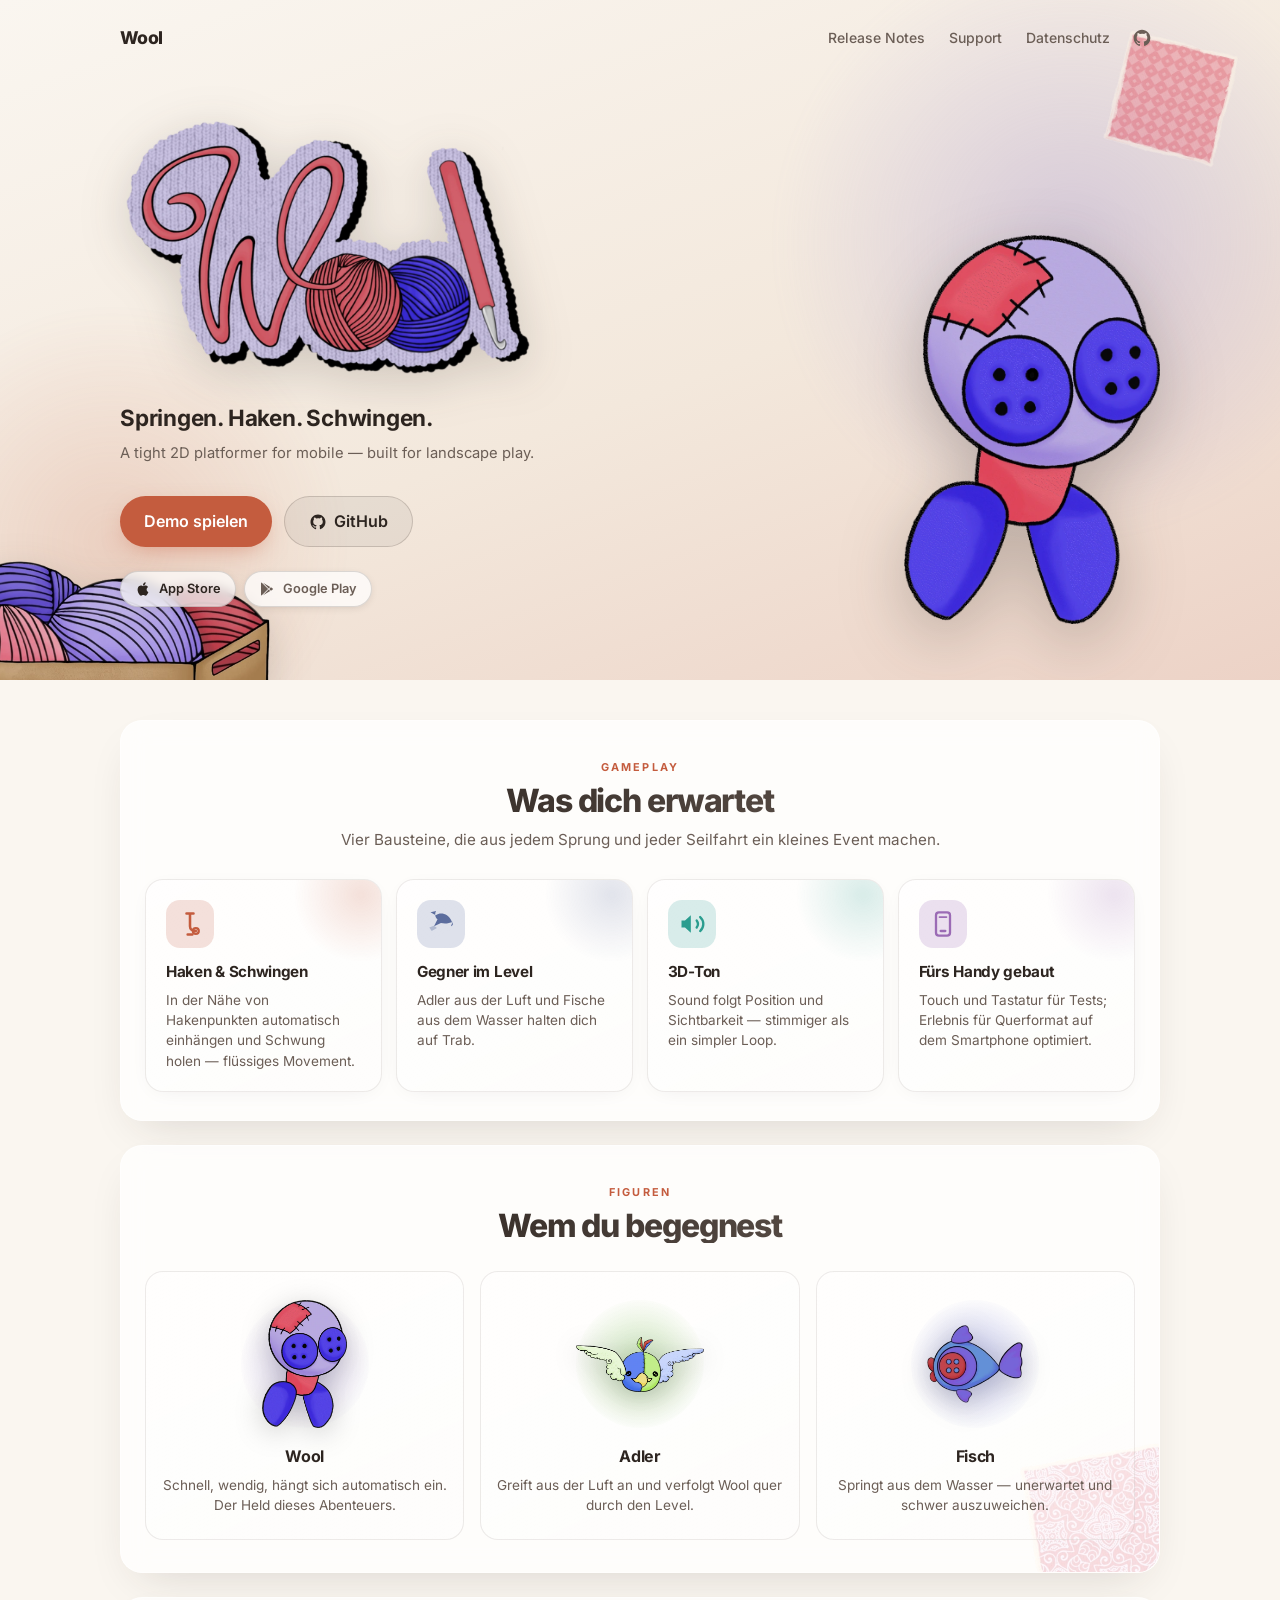
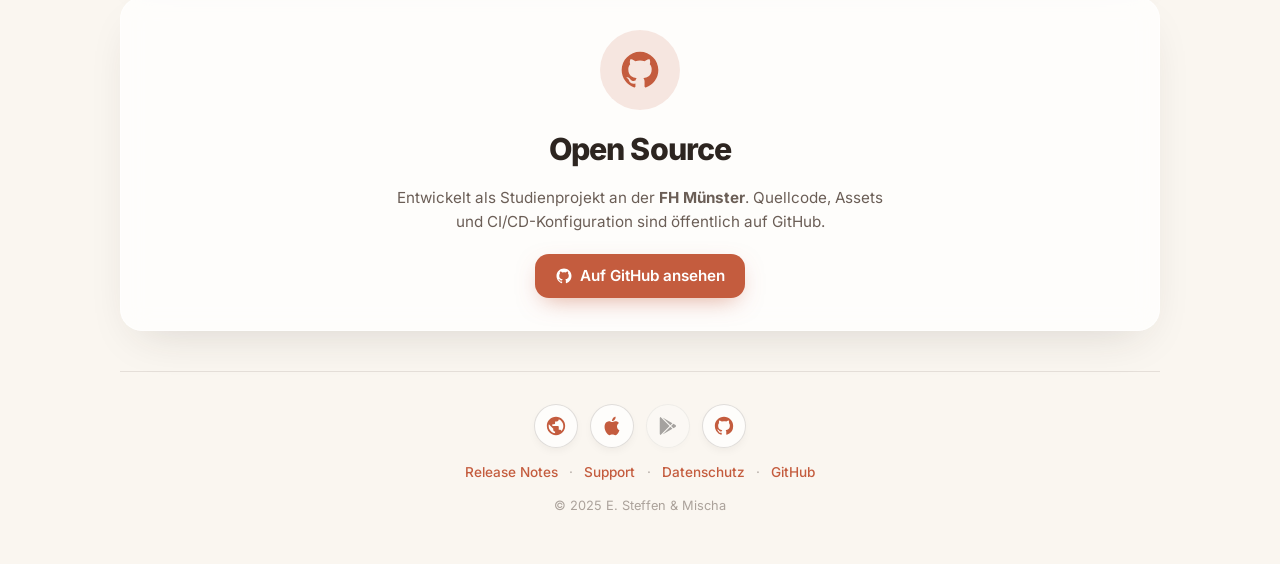
<file: index.html>
<!doctype html>
<html lang="de">
  <head>
    <meta charset="UTF-8" />
    <meta name="viewport" content="width=device-width, initial-scale=1.0" />
    <meta
      name="description"
      content="Wool — ein schneller 2D-Plattformer fürs Handy: springen, haken, schwingen. Offizielle Seite mit Web-Demo und Source-Code."
    />
    <meta name="theme-color" content="#faf6f0" />
    <meta name="color-scheme" content="light dark" />
    <title>Wool — Mobile Plattformer</title>
    <link rel="canonical" href="https://eliassteffen.github.io/Wool/" />
    <meta property="og:type" content="website" />
    <meta property="og:title" content="Wool — Mobile Plattformer" />
    <meta
      property="og:description"
      content="Springen, haken, schwingen: ein kompakter 2D-Plattformer für unterwegs — optimiert fürs Querformat."
    />
    <meta
      property="og:image"
      content="https://eliassteffen.github.io/Wool/img/app-icon.png"
    />
    <meta property="og:url" content="https://eliassteffen.github.io/Wool/" />
    <meta name="twitter:card" content="summary_large_image" />
    <link rel="icon" type="image/png" href="img/app-icon.png" />
    <link rel="apple-touch-icon" href="img/app-icon.png" />
    <link rel="stylesheet" href="fonts.css" />
    <link rel="stylesheet" href="marketing.css" />
  </head>
  <body>
    <!-- ── SVG symbol defs ────────────────────────────────────────── -->
    <svg
      xmlns="http://www.w3.org/2000/svg"
      width="0"
      height="0"
      class="svg-defs"
      aria-hidden="true"
      focusable="false"
    >
      <symbol id="sym-web" viewBox="0 0 24 24">
        <path
          fill="currentColor"
          d="M12 2C6.48 2 2 6.48 2 12s4.48 10 10 10 10-4.48 10-10S17.52 2 12 2zm-1 17.93c-3.95-.49-7-3.85-7-7.93 0-.62.08-1.21.21-1.79L9 15v1c0 1.1.9 2 2 2v1.93zm6.9-2.54c-.26-.81-1-1.39-1.9-1.39h-1v-3c0-.55-.45-1-1-1H8v-2h2c.55 0 1-.45 1-1V7h2c1.1 0 2-.9 2-2v-.41c2.93 1.19 5 4.06 5 7.41 0 2.08-.8 3.97-2.1 5.39z"
        />
      </symbol>
      <symbol id="sym-apple" viewBox="0 0 24 24">
        <path
          fill="currentColor"
          d="M18.71 19.5c-.83 1.24-1.71 2.45-3.05 2.47-1.34.03-1.77-.79-3.29-.79-1.53 0-2 .77-3.27.82-1.31.05-2.3-1.32-3.14-2.53C4.25 17 2.94 12.45 4.7 9.39c.87-1.52 2.43-2.48 4.12-2.51 1.28-.02 2.5.87 3.29.87.78 0 2.26-1.07 3.81-.91.65.03 2.47.26 3.64 1.98-.09.06-2.17 1.28-2.15 3.81.03 3.02 2.65 4.03 2.68 4.04-.03.07-.42 1.44-1.38 2.83M13 3.5c.73-.83 1.94-1.46 2.94-1.5.13 1.17-.34 2.35-1.04 3.19-.69.85-1.83 1.51-2.95 1.42-.15-1.15.41-2.35 1.05-3.11z"
        />
      </symbol>
      <symbol id="sym-play" viewBox="0 0 24 24">
        <path
          fill="currentColor"
          d="M3 20.5V3.5C3 2.91 3.34 2.39 3.84 2.15L13.69 12 3.84 21.85C3.34 21.6 3 21.09 3 20.5zm13.81-5.38L6.05 21.34l8.49-8.49 2.27 2.27zm3.35-4.31c.34.27.59.69.59 1.19s-.22.9-.57 1.18l-2.29 1.32-2.5-2.5 2.5-2.5 2.27 1.31zM6.05 2.66l10.76 6.22-2.27 2.27-8.49-8.49z"
        />
      </symbol>
      <symbol id="sym-github" viewBox="0 0 24 24">
        <path
          fill="currentColor"
          d="M12 2C6.477 2 2 6.484 2 12.017c0 4.425 2.865 8.18 6.839 9.504.5.092.682-.217.682-.483 0-.237-.008-.868-.013-1.703-2.782.605-3.369-1.343-3.369-1.343-.454-1.158-1.11-1.466-1.11-1.466-.908-.62.069-.608.069-.608 1.003.07 1.531 1.032 1.531 1.032.892 1.53 2.341 1.088 2.91.832.092-.647.35-1.088.636-1.338-2.22-.253-4.555-1.113-4.555-4.951 0-1.093.39-1.988 1.029-2.688-.103-.253-.446-1.272.098-2.65 0 0 .84-.27 2.75 1.026A9.564 9.564 0 0112 6.844c.85.004 1.705.115 2.504.337 1.909-1.296 2.747-1.027 2.747-1.027.546 1.379.202 2.398.1 2.651.64.7 1.028 1.595 1.028 2.688 0 3.848-2.339 4.695-4.566 4.943.359.309.678.92.678 1.855 0 1.338-.012 2.419-.012 2.747 0 .268.18.58.688.482A10.019 10.019 0 0022 12.017C22 6.484 17.522 2 12 2z"
        />
      </symbol>
      <symbol id="sym-hook" viewBox="0 0 24 24">
        <path
          fill="none"
          stroke="currentColor"
          stroke-width="2.2"
          stroke-linecap="round"
          stroke-linejoin="round"
          d="M9 3h6M12 3v11c0 2.2 1.8 4 4 4h1M10 21h4"
        />
        <circle
          cx="17"
          cy="18"
          r="2.5"
          fill="none"
          stroke="currentColor"
          stroke-width="2"
        />
      </symbol>
      <symbol id="sym-bird" viewBox="0 0 24 24">
        <path
          fill="currentColor"
          d="M22 10c-3 1.5-6.5 2-10 1.2L6 14l3-6c-1.2-1-2-2.5-2-4.2 0-1.1.3-2.1.8-2.9L3 2l4.5 2.5C9 3.5 10.4 3 12 3c3.8 0 7 2.2 8.5 5.4.5 1 .9 2 1.5 2.9.6 1-.2 2.2-1.5 2.7z"
        />
        <path
          fill="currentColor"
          opacity="0.35"
          d="M2 15l4-1.5 2.5 2L4 18l-2-3z"
        />
      </symbol>
      <symbol id="sym-sound" viewBox="0 0 24 24">
        <path fill="currentColor" d="M11 4.5 6 9H3v6h3l5 4.5V4.5z" />
        <path
          fill="none"
          stroke="currentColor"
          stroke-width="2"
          stroke-linecap="round"
          d="M16 9a5 5 0 010 6M19 6a8 8 0 010 12"
        />
      </symbol>
      <symbol id="sym-phone" viewBox="0 0 24 24">
        <rect
          x="6"
          y="2"
          width="12"
          height="20"
          rx="2.5"
          fill="none"
          stroke="currentColor"
          stroke-width="2"
        />
        <line
          x1="10"
          y1="18"
          x2="14"
          y2="18"
          stroke="currentColor"
          stroke-width="2"
          stroke-linecap="round"
        />
        <line
          x1="9"
          y1="6"
          x2="15"
          y2="6"
          stroke="currentColor"
          stroke-width="1.5"
          stroke-linecap="round"
        />
      </symbol>
    </svg>

    <!-- ── Hero ─────────────────────────────────────────────────── -->
    <div class="hero-wrap">
      <div class="hero-glow" aria-hidden="true"></div>
      <img
        src="img/game/yarn-basket.webp"
        alt=""
        class="hero-basket"
        aria-hidden="true"
      />
      <img
        src="img/game/patch-1.webp"
        alt=""
        class="hero-patch"
        aria-hidden="true"
      />

      <div class="hero-inner">
        <header class="site-header">
          <a href="./" class="brand">Wool</a>
          <nav class="nav-mini" aria-label="Kurznavigation">
            <a href="release-notes/">Release Notes</a>
            <a href="support-info/">Support</a>
            <a href="privacy-policy/">Datenschutz</a>
            <a
              href="https://github.com/EliasSteffen/Wool"
              target="_blank"
              rel="noopener noreferrer"
              class="nav-icon-link"
              aria-label="GitHub"
            >
              <svg
                width="20"
                height="20"
                viewBox="0 0 24 24"
                aria-hidden="true"
              >
                <use href="#sym-github" />
              </svg>
            </a>
          </nav>
        </header>

        <div class="hero-content">
          <div class="hero-text">
            <h1 class="hero-logo-wrap">
              <img
                class="hero-logo"
                src="img/game/logo-wordmark.webp"
                alt="Wool"
                width="420"
                height="260"
              />
            </h1>
            <p class="tagline">Springen. Haken. Schwingen.</p>
            <p class="sub-en">
              A tight 2D platformer for mobile — built for landscape play.
            </p>
            <div class="hero-ctas">
              <a href="demo/" class="btn btn-primary btn-lg">Demo spielen</a>
              <a
                href="https://github.com/EliasSteffen/Wool"
                class="btn btn-ghost btn-lg"
                target="_blank"
                rel="noopener noreferrer"
              >
                <svg
                  width="18"
                  height="18"
                  viewBox="0 0 24 24"
                  aria-hidden="true"
                >
                  <use href="#sym-github" />
                </svg>
                GitHub
              </a>
            </div>

            <div class="store-row" role="group" aria-label="Auch als App">
              <a
                class="store-chip store-chip--ios"
                href="https://apps.apple.com/de/app/wool/id6758386581"
                rel="noopener noreferrer"
                target="_blank"
              >
                <svg
                  width="16"
                  height="16"
                  viewBox="0 0 24 24"
                  aria-hidden="true"
                >
                  <use href="#sym-apple" />
                </svg>
                App Store
              </a>
              <button
                type="button"
                class="store-chip store-chip--play js-play-soon"
                aria-label="Google Play: demnächst verfügbar"
              >
                <svg
                  width="16"
                  height="16"
                  viewBox="0 0 24 24"
                  aria-hidden="true"
                >
                  <use href="#sym-play" />
                </svg>
                Google Play
              </button>
            </div>
          </div>

          <div class="hero-art" aria-hidden="true">
            <img src="img/game/wool-hero.webp" alt="" class="hero-character" />
          </div>
        </div>
      </div>
    </div>

    <!-- ── Page content ──────────────────────────────────────────── -->
    <div class="wrap">
      <main>
        <!-- Features -->
        <section
          class="section features-section"
          aria-labelledby="features-title"
        >
          <header class="section-head">
            <span class="kicker">Gameplay</span>
            <h2 id="features-title">Was dich erwartet</h2>
            <p class="section-lead">
              Vier Bausteine, die aus jedem Sprung und jeder Seilfahrt ein
              kleines Event machen.
            </p>
          </header>
          <ul class="feature-grid">
            <li class="feature-card feature-card--swing">
              <div class="feature-card__glow" aria-hidden="true"></div>
              <div class="feature-card__icon" aria-hidden="true">
                <svg width="28" height="28" viewBox="0 0 24 24">
                  <use href="#sym-hook" />
                </svg>
              </div>
              <div class="feature-card__body">
                <h3>Haken &amp; Schwingen</h3>
                <p>
                  In der Nähe von Hakenpunkten automatisch einhängen und Schwung
                  holen — flüssiges Movement.
                </p>
              </div>
            </li>
            <li class="feature-card feature-card--foe">
              <div class="feature-card__glow" aria-hidden="true"></div>
              <div class="feature-card__icon" aria-hidden="true">
                <svg width="28" height="28" viewBox="0 0 24 24">
                  <use href="#sym-bird" />
                </svg>
              </div>
              <div class="feature-card__body">
                <h3>Gegner im Level</h3>
                <p>
                  Adler aus der Luft und Fische aus dem Wasser halten dich auf
                  Trab.
                </p>
              </div>
            </li>
            <li class="feature-card feature-card--audio">
              <div class="feature-card__glow" aria-hidden="true"></div>
              <div class="feature-card__icon" aria-hidden="true">
                <svg width="28" height="28" viewBox="0 0 24 24">
                  <use href="#sym-sound" />
                </svg>
              </div>
              <div class="feature-card__body">
                <h3>3D-Ton</h3>
                <p>
                  Sound folgt Position und Sichtbarkeit — stimmiger als ein
                  simpler Loop.
                </p>
              </div>
            </li>
            <li class="feature-card feature-card--touch">
              <div class="feature-card__glow" aria-hidden="true"></div>
              <div class="feature-card__icon" aria-hidden="true">
                <svg width="28" height="28" viewBox="0 0 24 24">
                  <use href="#sym-phone" />
                </svg>
              </div>
              <div class="feature-card__body">
                <h3>Fürs Handy gebaut</h3>
                <p>
                  Touch und Tastatur für Tests; Erlebnis für Querformat auf dem
                  Smartphone optimiert.
                </p>
              </div>
            </li>
          </ul>
        </section>

        <!-- Characters -->
        <section
          class="section characters-section"
          aria-labelledby="chars-title"
        >
          <img
            src="img/game/patch-2.webp"
            alt=""
            class="characters-patch"
            aria-hidden="true"
          />
          <header class="section-head">
            <span class="kicker">Figuren</span>
            <h2 id="chars-title">Wem du begegnest</h2>
          </header>
          <div class="char-grid">
            <div class="char-card char-card--hero">
              <div class="char-card__sprite-wrap">
                <img
                  src="img/game/wool-card.webp"
                  alt="Wool"
                  class="char-sprite"
                />
              </div>
              <h3>Wool</h3>
              <p>
                Schnell, wendig, hängt sich automatisch ein. Der Held dieses
                Abenteuers.
              </p>
            </div>
            <div class="char-card char-card--eagle">
              <div class="char-card__sprite-wrap">
                <img
                  src="img/game/eagle-card.webp"
                  alt="Adler"
                  class="char-sprite"
                />
              </div>
              <h3>Adler</h3>
              <p>
                Greift aus der Luft an und verfolgt Wool quer durch den Level.
              </p>
            </div>
            <div class="char-card char-card--fish">
              <div class="char-card__sprite-wrap">
                <img
                  src="img/game/fish-card.webp"
                  alt="Fisch"
                  class="char-sprite"
                />
              </div>
              <h3>Fisch</h3>
              <p>
                Springt aus dem Wasser — unerwartet und schwer auszuweichen.
              </p>
            </div>
          </div>
        </section>

        <!-- Open Source / GitHub -->
        <section class="section github-section" aria-labelledby="oss-title">
          <div class="github-inner">
            <div class="github-icon-wrap" aria-hidden="true">
              <svg width="44" height="44" viewBox="0 0 24 24">
                <use href="#sym-github" />
              </svg>
            </div>
            <h2 id="oss-title">Open Source</h2>
            <p>
              Entwickelt als Studienprojekt an der <strong>FH Münster</strong>.
              Quellcode, Assets und CI/CD-Konfiguration sind öffentlich auf
              GitHub.
            </p>
            <a
              href="https://github.com/EliasSteffen/Wool"
              class="btn btn-primary"
              target="_blank"
              rel="noopener noreferrer"
            >
              <svg
                width="18"
                height="18"
                viewBox="0 0 24 24"
                aria-hidden="true"
              >
                <use href="#sym-github" />
              </svg>
              Auf GitHub ansehen
            </a>
          </div>
        </section>
      </main>

      <footer class="site-footer">
        <nav class="footer-stores" aria-label="Demo, Stores und GitHub">
          <a class="footer-icon-link" href="demo/" aria-label="Web-Demo">
            <svg width="22" height="22" viewBox="0 0 24 24" aria-hidden="true">
              <use href="#sym-web" />
            </svg>
          </a>
          <a
            class="footer-icon-link"
            href="https://apps.apple.com/de/app/wool/id6758386581"
            rel="noopener noreferrer"
            target="_blank"
            aria-label="App Store"
          >
            <svg width="22" height="22" viewBox="0 0 24 24" aria-hidden="true">
              <use href="#sym-apple" />
            </svg>
          </a>
          <button
            type="button"
            class="footer-icon-link footer-icon-link--disabled js-play-soon"
            aria-label="Google Play: demnächst"
          >
            <svg width="22" height="22" viewBox="0 0 24 24" aria-hidden="true">
              <use href="#sym-play" />
            </svg>
          </button>
          <a
            class="footer-icon-link"
            href="https://github.com/EliasSteffen/Wool"
            rel="noopener noreferrer"
            target="_blank"
            aria-label="GitHub"
          >
            <svg width="22" height="22" viewBox="0 0 24 24" aria-hidden="true">
              <use href="#sym-github" />
            </svg>
          </a>
        </nav>
        <p class="footer-meta">
          <a href="release-notes/">Release Notes</a>
          <span class="sep">·</span>
          <a href="support-info/">Support</a>
          <span class="sep">·</span>
          <a href="privacy-policy/">Datenschutz</a>
          <span class="sep">·</span>
          <a
            href="https://github.com/EliasSteffen/Wool"
            target="_blank"
            rel="noopener noreferrer"
            >GitHub</a
          >
        </p>
        <p class="footer-copy">© 2025 E. Steffen &amp; Mischa</p>
      </footer>
    </div>

    <dialog id="play-soon-pop" class="popover-soon">
      <p class="popover-soon__title">Coming soon</p>
      <p class="popover-soon__text">
        Die Android-Version auf Google Play folgt.
      </p>
      <form method="dialog">
        <button type="submit" class="btn btn-primary popover-soon__close">
          OK
        </button>
      </form>
    </dialog>

    <script>
      (function () {
        var dlg = document.getElementById("play-soon-pop");
        if (!dlg || typeof dlg.showModal !== "function") return;
        document.querySelectorAll(".js-play-soon").forEach(function (btn) {
          btn.addEventListener("click", function () {
            dlg.showModal();
          });
        });
      })();
    </script>
  </body>
</html>
</file>
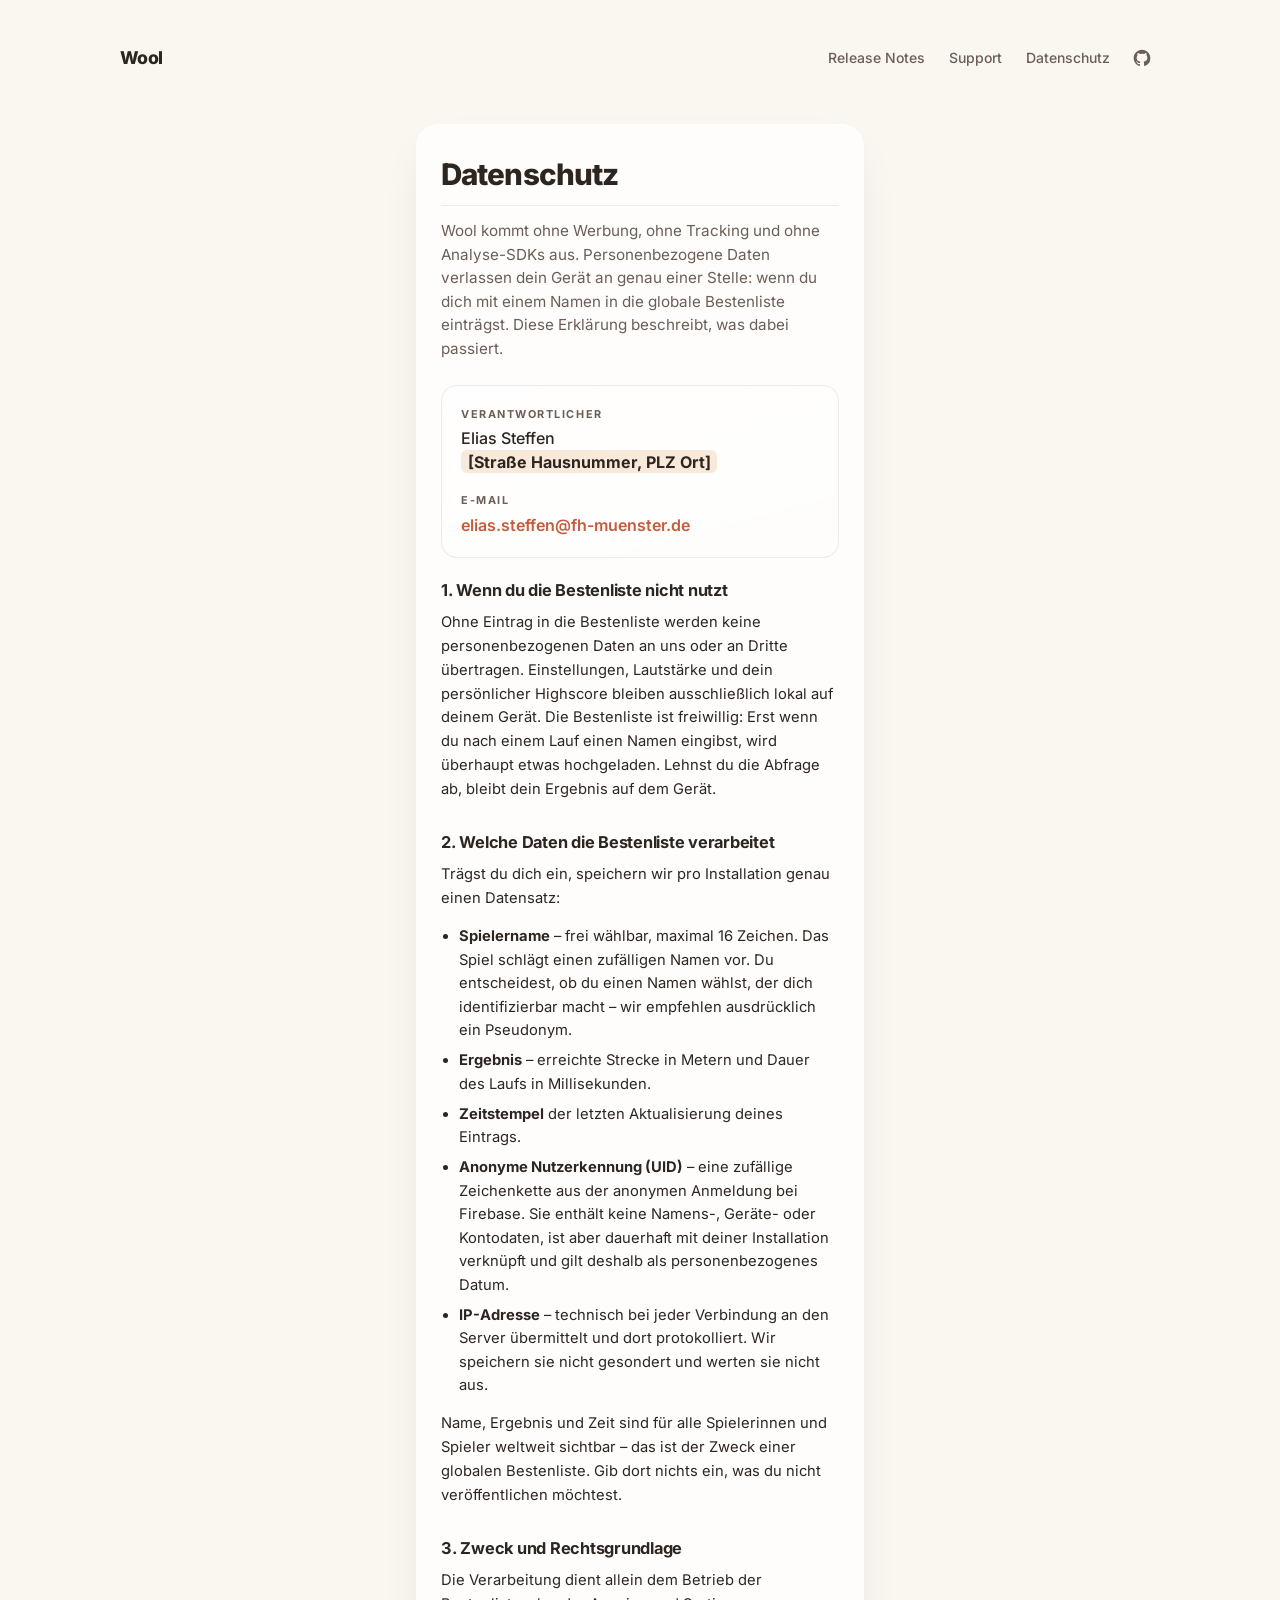
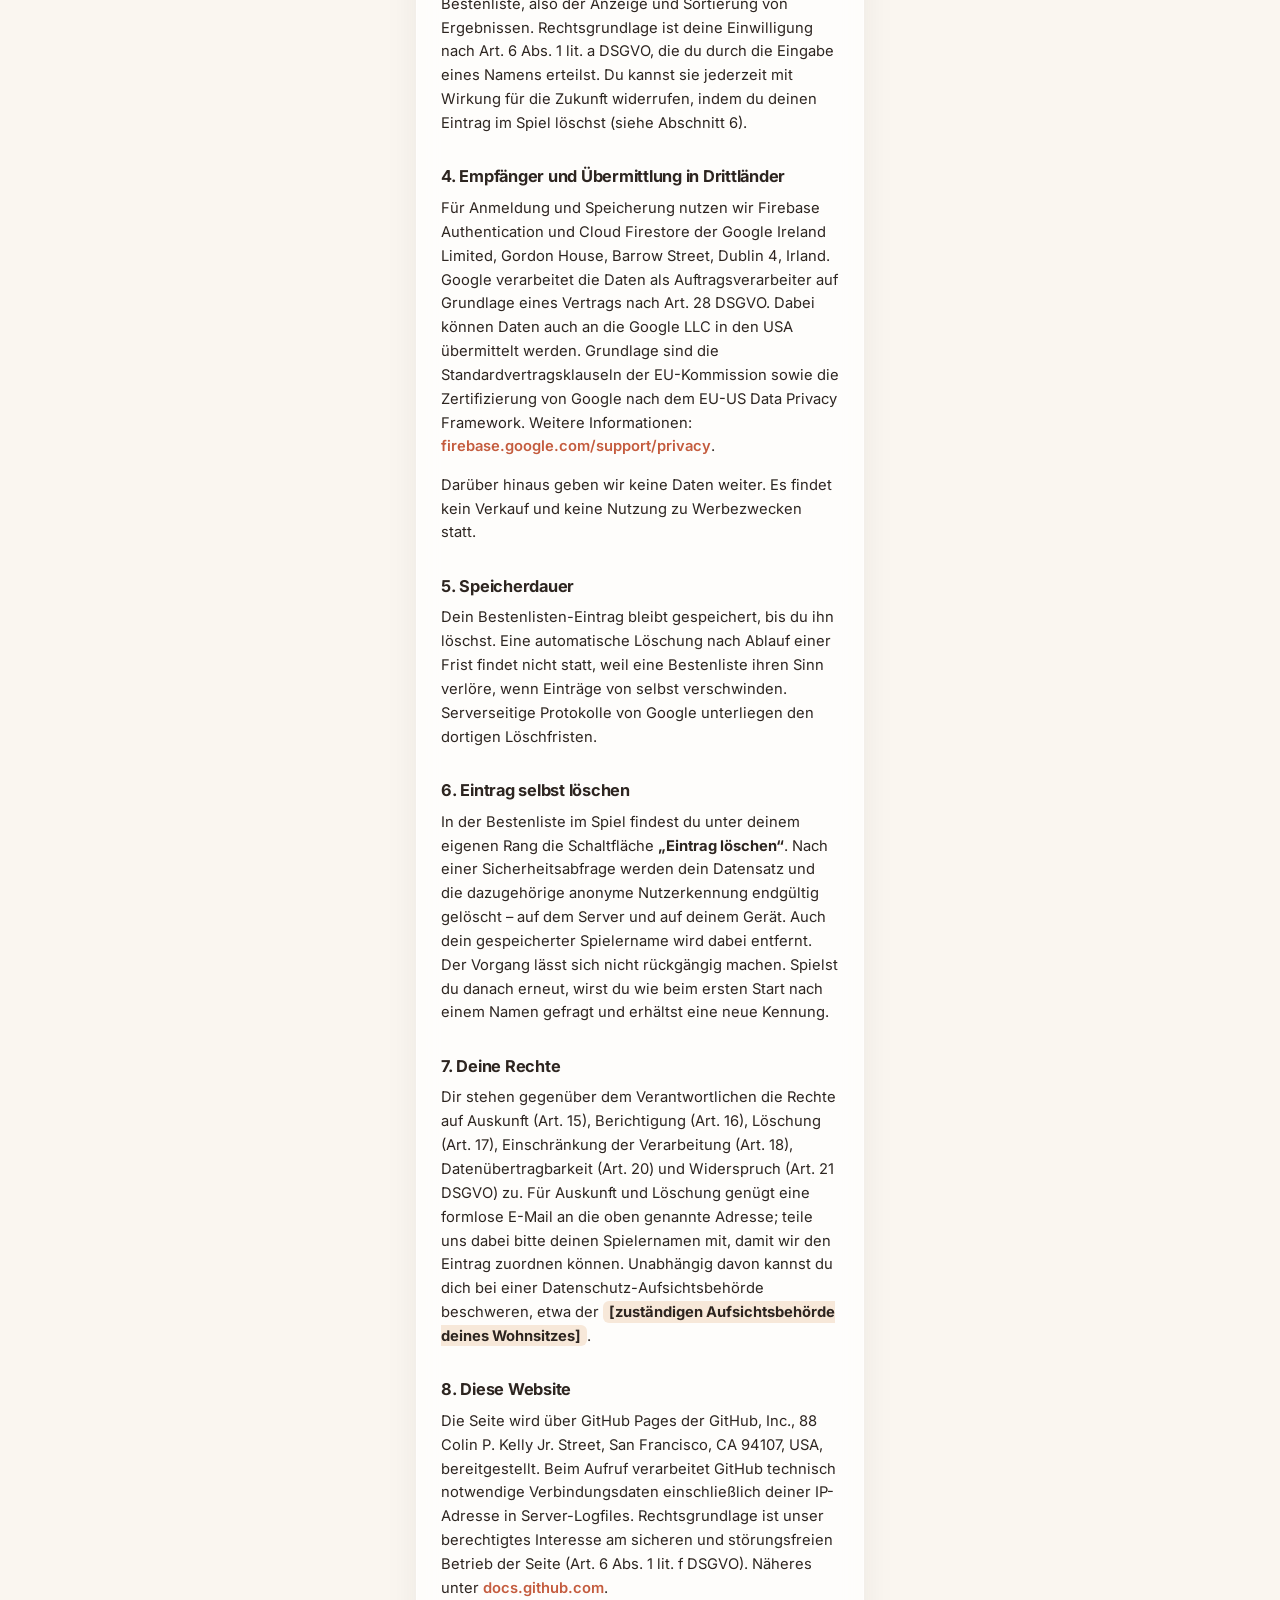
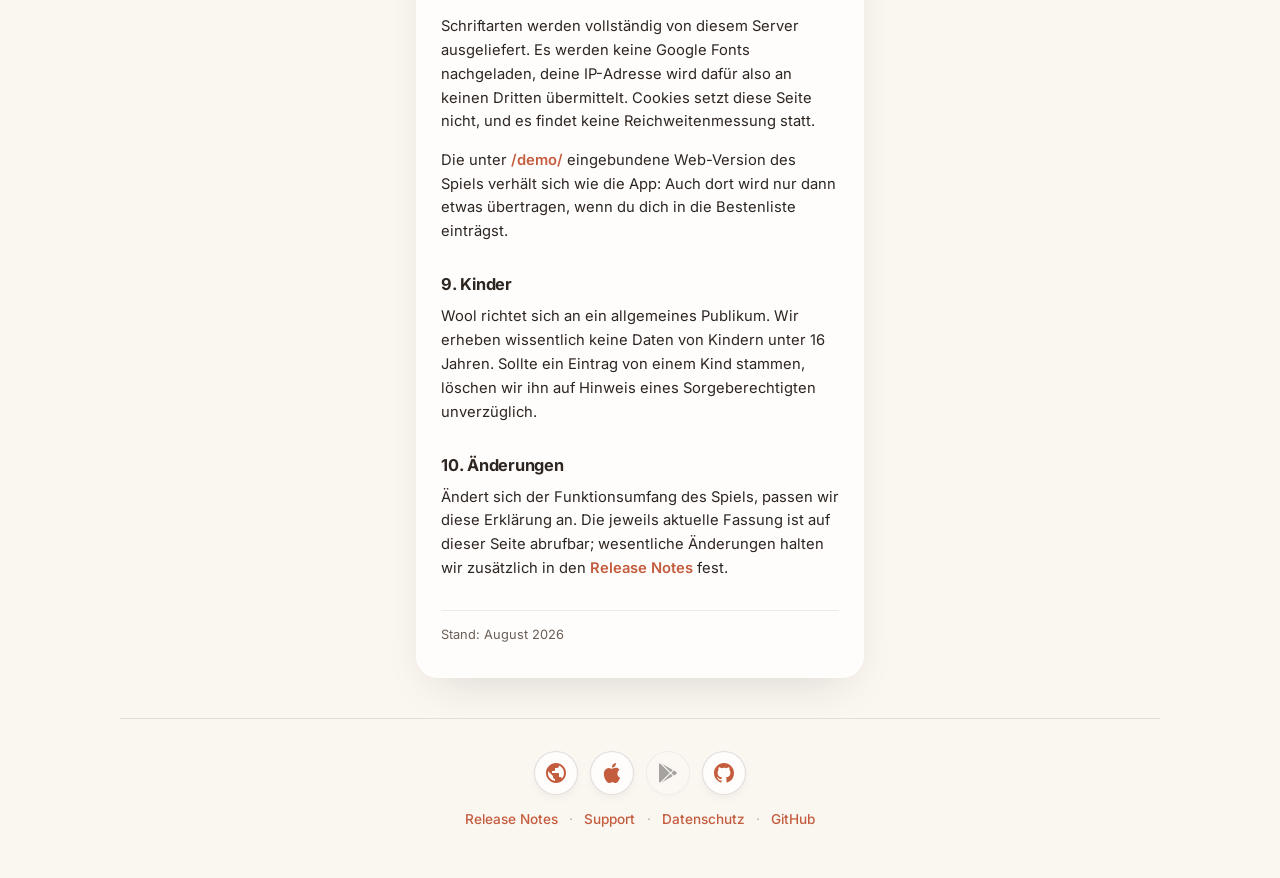
<file: privacy-policy/index.html>
<!doctype html>
<html lang="de">
  <head>
    <meta charset="UTF-8" />
    <meta name="viewport" content="width=device-width, initial-scale=1.0" />
    <meta name="theme-color" content="#faf6f0" />
    <meta name="color-scheme" content="light dark" />
    <title>Datenschutz — Wool</title>
    <link rel="icon" type="image/png" href="../img/app-icon.png" />
    <link rel="stylesheet" href="../fonts.css" />
    <link rel="stylesheet" href="../marketing.css" />
  </head>
  <body>
    <svg
      xmlns="http://www.w3.org/2000/svg"
      width="0"
      height="0"
      class="svg-defs"
      aria-hidden="true"
      focusable="false"
    >
      <symbol id="sym-web" viewBox="0 0 24 24">
        <path
          fill="currentColor"
          d="M12 2C6.48 2 2 6.48 2 12s4.48 10 10 10 10-4.48 10-10S17.52 2 12 2zm-1 17.93c-3.95-.49-7-3.85-7-7.93 0-.62.08-1.21.21-1.79L9 15v1c0 1.1.9 2 2 2v1.93zm6.9-2.54c-.26-.81-1-1.39-1.9-1.39h-1v-3c0-.55-.45-1-1-1H8v-2h2c.55 0 1-.45 1-1V7h2c1.1 0 2-.9 2-2v-.41c2.93 1.19 5 4.06 5 7.41 0 2.08-.8 3.97-2.1 5.39z"
        />
      </symbol>
      <symbol id="sym-apple" viewBox="0 0 24 24">
        <path
          fill="currentColor"
          d="M18.71 19.5c-.83 1.24-1.71 2.45-3.05 2.47-1.34.03-1.77-.79-3.29-.79-1.53 0-2 .77-3.27.82-1.31.05-2.3-1.32-3.14-2.53C4.25 17 2.94 12.45 4.7 9.39c.87-1.52 2.43-2.48 4.12-2.51 1.28-.02 2.5.87 3.29.87.78 0 2.26-1.07 3.81-.91.65.03 2.47.26 3.64 1.98-.09.06-2.17 1.28-2.15 3.81.03 3.02 2.65 4.03 2.68 4.04-.03.07-.42 1.44-1.38 2.83M13 3.5c.73-.83 1.94-1.46 2.94-1.5.13 1.17-.34 2.35-1.04 3.19-.69.85-1.83 1.51-2.95 1.42-.15-1.15.41-2.35 1.05-3.11z"
        />
      </symbol>
      <symbol id="sym-play" viewBox="0 0 24 24">
        <path
          fill="currentColor"
          d="M3 20.5V3.5C3 2.91 3.34 2.39 3.84 2.15L13.69 12 3.84 21.85C3.34 21.6 3 21.09 3 20.5zm13.81-5.38L6.05 21.34l8.49-8.49 2.27 2.27zm3.35-4.31c.34.27.59.69.59 1.19s-.22.9-.57 1.18l-2.29 1.32-2.5-2.5 2.5-2.5 2.27 1.31zM6.05 2.66l10.76 6.22-2.27 2.27-8.49-8.49z"
        />
      </symbol>
      <symbol id="sym-github" viewBox="0 0 24 24">
        <path
          fill="currentColor"
          d="M12 2C6.477 2 2 6.484 2 12.017c0 4.425 2.865 8.18 6.839 9.504.5.092.682-.217.682-.483 0-.237-.008-.868-.013-1.703-2.782.605-3.369-1.343-3.369-1.343-.454-1.158-1.11-1.466-1.11-1.466-.908-.62.069-.608.069-.608 1.003.07 1.531 1.032 1.531 1.032.892 1.53 2.341 1.088 2.91.832.092-.647.35-1.088.636-1.338-2.22-.253-4.555-1.113-4.555-4.951 0-1.093.39-1.988 1.029-2.688-.103-.253-.446-1.272.098-2.65 0 0 .84-.27 2.75 1.026A9.564 9.564 0 0112 6.844c.85.004 1.705.115 2.504.337 1.909-1.296 2.747-1.027 2.747-1.027.546 1.379.202 2.398.1 2.651.64.7 1.028 1.595 1.028 2.688 0 3.848-2.339 4.695-4.566 4.943.359.309.678.92.678 1.855 0 1.338-.012 2.419-.012 2.747 0 .268.18.58.688.482A10.019 10.019 0 0022 12.017C22 6.484 17.522 2 12 2z"
        />
      </symbol>
    </svg>
    <div class="wrap">
      <header class="site-header">
        <a href="../" class="brand">Wool</a>
        <nav class="nav-mini" aria-label="Kurznavigation">
          <a href="../release-notes/">Release Notes</a>
          <a href="../support-info/">Support</a>
          <a href="../privacy-policy/">Datenschutz</a>
          <a
            href="https://github.com/EliasSteffen/Wool"
            target="_blank"
            rel="noopener noreferrer"
            class="nav-icon-link"
            aria-label="GitHub"
          >
            <svg width="20" height="20" viewBox="0 0 24 24" aria-hidden="true">
              <use href="#sym-github" />
            </svg>
          </a>
        </nav>
      </header>

      <main>
        <div class="legal-card legal-card--policy">
          <h1>Datenschutz</h1>
          <p class="legal-lead">
            Wool kommt ohne Werbung, ohne Tracking und ohne Analyse-SDKs aus.
            Personenbezogene Daten verlassen dein Gerät an genau einer Stelle:
            wenn du dich mit einem Namen in die globale Bestenliste einträgst.
            Diese Erklärung beschreibt, was dabei passiert.
          </p>

          <div class="legal-panel">
            <div class="legal-label">Verantwortlicher</div>
            <div class="legal-value">
              Elias Steffen<br />
              <span class="legal-todo">[Straße Hausnummer, PLZ Ort]</span>
            </div>
            <div class="legal-label">E-Mail</div>
            <div class="legal-value">
              <a href="mailto:elias.steffen@fh-muenster.de"
                >elias.steffen@fh-muenster.de</a
              >
            </div>
          </div>

          <h2>1. Wenn du die Bestenliste nicht nutzt</h2>
          <p class="legal-prose">
            Ohne Eintrag in die Bestenliste werden keine personenbezogenen Daten
            an uns oder an Dritte übertragen. Einstellungen, Lautstärke und dein
            persönlicher Highscore bleiben ausschließlich lokal auf deinem
            Gerät. Die Bestenliste ist freiwillig: Erst wenn du nach einem Lauf
            einen Namen eingibst, wird überhaupt etwas hochgeladen. Lehnst du
            die Abfrage ab, bleibt dein Ergebnis auf dem Gerät.
          </p>

          <h2>2. Welche Daten die Bestenliste verarbeitet</h2>
          <p class="legal-prose">
            Trägst du dich ein, speichern wir pro Installation genau einen
            Datensatz:
          </p>
          <ul class="legal-list">
            <li>
              <strong>Spielername</strong> – frei wählbar, maximal 16 Zeichen.
              Das Spiel schlägt einen zufälligen Namen vor. Du entscheidest, ob
              du einen Namen wählst, der dich identifizierbar macht – wir
              empfehlen ausdrücklich ein Pseudonym.
            </li>
            <li>
              <strong>Ergebnis</strong> – erreichte Strecke in Metern und Dauer
              des Laufs in Millisekunden.
            </li>
            <li>
              <strong>Zeitstempel</strong> der letzten Aktualisierung deines
              Eintrags.
            </li>
            <li>
              <strong>Anonyme Nutzerkennung (UID)</strong> – eine zufällige
              Zeichenkette aus der anonymen Anmeldung bei Firebase. Sie enthält
              keine Namens-, Geräte- oder Kontodaten, ist aber dauerhaft mit
              deiner Installation verknüpft und gilt deshalb als
              personenbezogenes Datum.
            </li>
            <li>
              <strong>IP-Adresse</strong> – technisch bei jeder Verbindung an
              den Server übermittelt und dort protokolliert. Wir speichern sie
              nicht gesondert und werten sie nicht aus.
            </li>
          </ul>
          <p class="legal-prose">
            Name, Ergebnis und Zeit sind für alle Spielerinnen und Spieler
            weltweit sichtbar – das ist der Zweck einer globalen Bestenliste.
            Gib dort nichts ein, was du nicht veröffentlichen möchtest.
          </p>

          <h2>3. Zweck und Rechtsgrundlage</h2>
          <p class="legal-prose">
            Die Verarbeitung dient allein dem Betrieb der Bestenliste, also der
            Anzeige und Sortierung von Ergebnissen. Rechtsgrundlage ist deine
            Einwilligung nach Art. 6 Abs. 1 lit. a DSGVO, die du durch die
            Eingabe eines Namens erteilst. Du kannst sie jederzeit mit Wirkung
            für die Zukunft widerrufen, indem du deinen Eintrag im Spiel löschst
            (siehe Abschnitt 6).
          </p>

          <h2>4. Empfänger und Übermittlung in Drittländer</h2>
          <p class="legal-prose">
            Für Anmeldung und Speicherung nutzen wir Firebase Authentication und
            Cloud Firestore der Google Ireland Limited, Gordon House, Barrow
            Street, Dublin 4, Irland. Google verarbeitet die Daten als
            Auftragsverarbeiter auf Grundlage eines Vertrags nach Art. 28 DSGVO.
            Dabei können Daten auch an die Google LLC in den USA übermittelt
            werden. Grundlage sind die Standardvertragsklauseln der
            EU-Kommission sowie die Zertifizierung von Google nach dem
            EU-US Data Privacy Framework. Weitere Informationen:
            <a
              href="https://firebase.google.com/support/privacy"
              target="_blank"
              rel="noopener noreferrer"
              >firebase.google.com/support/privacy</a
            >.
          </p>
          <p class="legal-prose">
            Darüber hinaus geben wir keine Daten weiter. Es findet kein Verkauf
            und keine Nutzung zu Werbezwecken statt.
          </p>

          <h2>5. Speicherdauer</h2>
          <p class="legal-prose">
            Dein Bestenlisten-Eintrag bleibt gespeichert, bis du ihn löschst.
            Eine automatische Löschung nach Ablauf einer Frist findet nicht
            statt, weil eine Bestenliste ihren Sinn verlöre, wenn Einträge von
            selbst verschwinden. Serverseitige Protokolle von Google
            unterliegen den dortigen Löschfristen.
          </p>

          <h2>6. Eintrag selbst löschen</h2>
          <p class="legal-prose">
            In der Bestenliste im Spiel findest du unter deinem eigenen Rang die
            Schaltfläche <strong>„Eintrag löschen“</strong>. Nach einer
            Sicherheitsabfrage werden dein Datensatz und die dazugehörige
            anonyme Nutzerkennung endgültig gelöscht – auf dem Server und auf
            deinem Gerät. Auch dein gespeicherter Spielername wird dabei
            entfernt. Der Vorgang lässt sich nicht rückgängig machen. Spielst du
            danach erneut, wirst du wie beim ersten Start nach einem Namen
            gefragt und erhältst eine neue Kennung.
          </p>

          <h2>7. Deine Rechte</h2>
          <p class="legal-prose">
            Dir stehen gegenüber dem Verantwortlichen die Rechte auf Auskunft
            (Art. 15), Berichtigung (Art. 16), Löschung (Art. 17),
            Einschränkung der Verarbeitung (Art. 18), Datenübertragbarkeit
            (Art. 20) und Widerspruch (Art. 21 DSGVO) zu. Für Auskunft und
            Löschung genügt eine formlose E-Mail an die oben genannte Adresse;
            teile uns dabei bitte deinen Spielernamen mit, damit wir den
            Eintrag zuordnen können. Unabhängig davon kannst du dich bei einer
            Datenschutz-Aufsichtsbehörde beschweren, etwa der
            <span class="legal-todo"
              >[zuständigen Aufsichtsbehörde deines Wohnsitzes]</span
            >.
          </p>

          <h2>8. Diese Website</h2>
          <p class="legal-prose">
            Die Seite wird über GitHub Pages der GitHub, Inc., 88 Colin P.
            Kelly Jr. Street, San Francisco, CA 94107, USA, bereitgestellt. Beim
            Aufruf verarbeitet GitHub technisch notwendige Verbindungsdaten
            einschließlich deiner IP-Adresse in Server-Logfiles.
            Rechtsgrundlage ist unser berechtigtes Interesse am sicheren und
            störungsfreien Betrieb der Seite (Art. 6 Abs. 1 lit. f DSGVO).
            Näheres unter
            <a
              href="https://docs.github.com/site-policy/privacy-policies/github-general-privacy-statement"
              target="_blank"
              rel="noopener noreferrer"
              >docs.github.com</a
            >.
          </p>
          <p class="legal-prose">
            Schriftarten werden vollständig von diesem Server ausgeliefert. Es
            werden keine Google Fonts nachgeladen, deine IP-Adresse wird dafür
            also an keinen Dritten übermittelt. Cookies setzt diese Seite nicht,
            und es findet keine Reichweitenmessung statt.
          </p>
          <p class="legal-prose">
            Die unter <a href="../demo/">/demo/</a> eingebundene Web-Version des
            Spiels verhält sich wie die App: Auch dort wird nur dann etwas
            übertragen, wenn du dich in die Bestenliste einträgst.
          </p>

          <h2>9. Kinder</h2>
          <p class="legal-prose">
            Wool richtet sich an ein allgemeines Publikum. Wir erheben wissentlich
            keine Daten von Kindern unter 16 Jahren. Sollte ein Eintrag von einem
            Kind stammen, löschen wir ihn auf Hinweis eines Sorgeberechtigten
            unverzüglich.
          </p>

          <h2>10. Änderungen</h2>
          <p class="legal-prose">
            Ändert sich der Funktionsumfang des Spiels, passen wir diese
            Erklärung an. Die jeweils aktuelle Fassung ist auf dieser Seite
            abrufbar; wesentliche Änderungen halten wir zusätzlich in den
            <a href="../release-notes/">Release Notes</a> fest.
          </p>

          <p class="legal-updated">Stand: August 2026</p>
        </div>
      </main>

      <footer class="site-footer">
        <nav class="footer-stores" aria-label="Demo, Stores und GitHub">
          <a class="footer-icon-link" href="../demo/" aria-label="Web-Demo">
            <svg width="24" height="24" viewBox="0 0 24 24" aria-hidden="true">
              <use href="#sym-web" />
            </svg>
          </a>
          <a
            class="footer-icon-link"
            href="https://apps.apple.com/de/app/wool/id6758386581"
            rel="noopener noreferrer"
            target="_blank"
            aria-label="App Store"
          >
            <svg width="24" height="24" viewBox="0 0 24 24" aria-hidden="true">
              <use href="#sym-apple" />
            </svg>
          </a>
          <button
            type="button"
            class="footer-icon-link footer-icon-link--disabled js-play-soon"
            aria-label="Google Play: demnächst"
          >
            <svg width="24" height="24" viewBox="0 0 24 24" aria-hidden="true">
              <use href="#sym-play" />
            </svg>
          </button>
          <a
            class="footer-icon-link"
            href="https://github.com/EliasSteffen/Wool"
            rel="noopener noreferrer"
            target="_blank"
            aria-label="GitHub"
          >
            <svg width="24" height="24" viewBox="0 0 24 24" aria-hidden="true">
              <use href="#sym-github" />
            </svg>
          </a>
        </nav>
        <p class="footer-meta">
          <a href="../release-notes/">Release Notes</a>
          <span class="sep">·</span>
          <a href="../support-info/">Support</a>
          <span class="sep">·</span>
          <a href="../privacy-policy/">Datenschutz</a>
          <span class="sep">·</span>
          <a
            href="https://github.com/EliasSteffen/Wool"
            target="_blank"
            rel="noopener noreferrer"
            >GitHub</a
          >
        </p>
      </footer>
    </div>

    <dialog id="play-soon-pop" class="popover-soon">
      <p class="popover-soon__title">Coming soon</p>
      <p class="popover-soon__text">
        Die Android-Version auf Google Play folgt.
      </p>
      <form method="dialog">
        <button type="submit" class="btn btn-primary popover-soon__close">
          OK
        </button>
      </form>
    </dialog>
    <script>
      (function () {
        var dlg = document.getElementById("play-soon-pop");
        if (!dlg || typeof dlg.showModal !== "function") return;
        document.querySelectorAll(".js-play-soon").forEach(function (btn) {
          btn.addEventListener("click", function () {
            dlg.showModal();
          });
        });
      })();
    </script>
  </body>
</html>
</file>
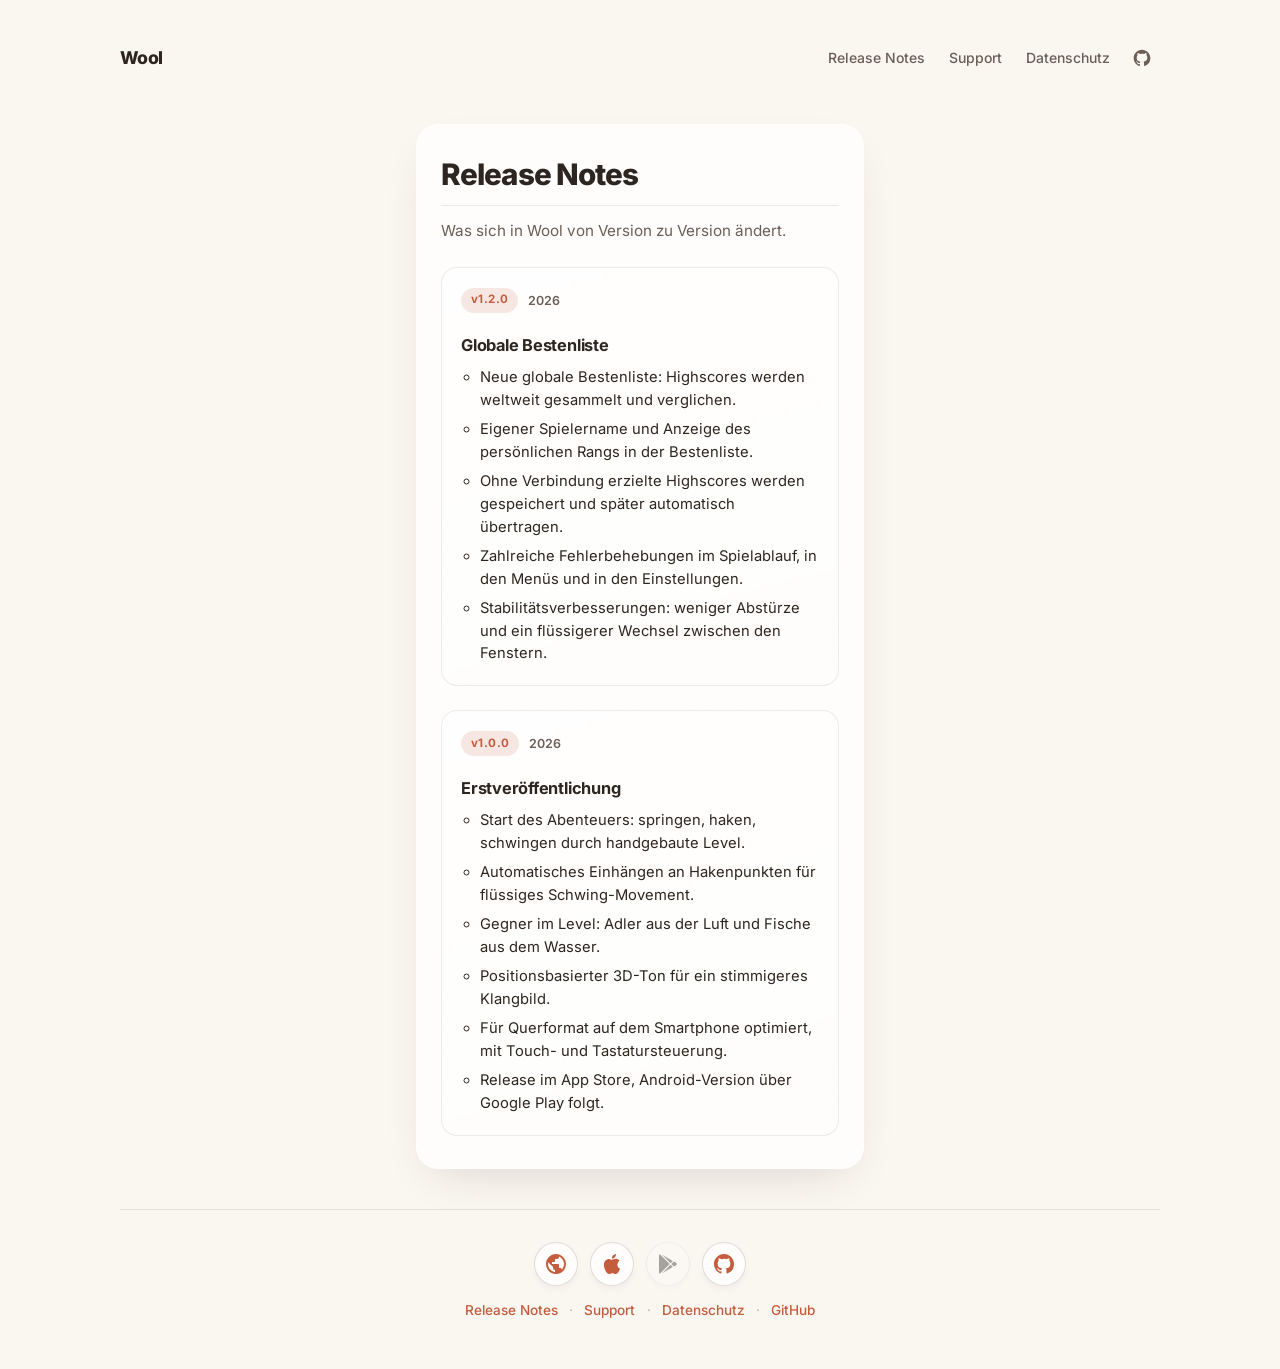
<file: release-notes/index.html>
<!doctype html>
<html lang="de">
  <head>
    <meta charset="UTF-8" />
    <meta name="viewport" content="width=device-width, initial-scale=1.0" />
    <meta name="theme-color" content="#faf6f0" />
    <meta name="color-scheme" content="light dark" />
    <title>Release Notes — Wool</title>
    <link rel="icon" type="image/png" href="../img/app-icon.png" />
    <link rel="stylesheet" href="../fonts.css" />
    <link rel="stylesheet" href="../marketing.css" />
  </head>
  <body>
    <svg
      xmlns="http://www.w3.org/2000/svg"
      width="0"
      height="0"
      class="svg-defs"
      aria-hidden="true"
      focusable="false"
    >
      <symbol id="sym-web" viewBox="0 0 24 24">
        <path
          fill="currentColor"
          d="M12 2C6.48 2 2 6.48 2 12s4.48 10 10 10 10-4.48 10-10S17.52 2 12 2zm-1 17.93c-3.95-.49-7-3.85-7-7.93 0-.62.08-1.21.21-1.79L9 15v1c0 1.1.9 2 2 2v1.93zm6.9-2.54c-.26-.81-1-1.39-1.9-1.39h-1v-3c0-.55-.45-1-1-1H8v-2h2c.55 0 1-.45 1-1V7h2c1.1 0 2-.9 2-2v-.41c2.93 1.19 5 4.06 5 7.41 0 2.08-.8 3.97-2.1 5.39z"
        />
      </symbol>
      <symbol id="sym-apple" viewBox="0 0 24 24">
        <path
          fill="currentColor"
          d="M18.71 19.5c-.83 1.24-1.71 2.45-3.05 2.47-1.34.03-1.77-.79-3.29-.79-1.53 0-2 .77-3.27.82-1.31.05-2.3-1.32-3.14-2.53C4.25 17 2.94 12.45 4.7 9.39c.87-1.52 2.43-2.48 4.12-2.51 1.28-.02 2.5.87 3.29.87.78 0 2.26-1.07 3.81-.91.65.03 2.47.26 3.64 1.98-.09.06-2.17 1.28-2.15 3.81.03 3.02 2.65 4.03 2.68 4.04-.03.07-.42 1.44-1.38 2.83M13 3.5c.73-.83 1.94-1.46 2.94-1.5.13 1.17-.34 2.35-1.04 3.19-.69.85-1.83 1.51-2.95 1.42-.15-1.15.41-2.35 1.05-3.11z"
        />
      </symbol>
      <symbol id="sym-play" viewBox="0 0 24 24">
        <path
          fill="currentColor"
          d="M3 20.5V3.5C3 2.91 3.34 2.39 3.84 2.15L13.69 12 3.84 21.85C3.34 21.6 3 21.09 3 20.5zm13.81-5.38L6.05 21.34l8.49-8.49 2.27 2.27zm3.35-4.31c.34.27.59.69.59 1.19s-.22.9-.57 1.18l-2.29 1.32-2.5-2.5 2.5-2.5 2.27 1.31zM6.05 2.66l10.76 6.22-2.27 2.27-8.49-8.49z"
        />
      </symbol>
      <symbol id="sym-github" viewBox="0 0 24 24">
        <path
          fill="currentColor"
          d="M12 2C6.477 2 2 6.484 2 12.017c0 4.425 2.865 8.18 6.839 9.504.5.092.682-.217.682-.483 0-.237-.008-.868-.013-1.703-2.782.605-3.369-1.343-3.369-1.343-.454-1.158-1.11-1.466-1.11-1.466-.908-.62.069-.608.069-.608 1.003.07 1.531 1.032 1.531 1.032.892 1.53 2.341 1.088 2.91.832.092-.647.35-1.088.636-1.338-2.22-.253-4.555-1.113-4.555-4.951 0-1.093.39-1.988 1.029-2.688-.103-.253-.446-1.272.098-2.65 0 0 .84-.27 2.75 1.026A9.564 9.564 0 0112 6.844c.85.004 1.705.115 2.504.337 1.909-1.296 2.747-1.027 2.747-1.027.546 1.379.202 2.398.1 2.651.64.7 1.028 1.595 1.028 2.688 0 3.848-2.339 4.695-4.566 4.943.359.309.678.92.678 1.855 0 1.338-.012 2.419-.012 2.747 0 .268.18.58.688.482A10.019 10.019 0 0022 12.017C22 6.484 17.522 2 12 2z"
        />
      </symbol>
    </svg>
    <div class="wrap">
      <header class="site-header">
        <a href="../" class="brand">Wool</a>
        <nav class="nav-mini" aria-label="Kurznavigation">
          <a href="../release-notes/">Release Notes</a>
          <a href="../support-info/">Support</a>
          <a href="../privacy-policy/">Datenschutz</a>
          <a
            href="https://github.com/EliasSteffen/Wool"
            target="_blank"
            rel="noopener noreferrer"
            class="nav-icon-link"
            aria-label="GitHub"
          >
            <svg width="20" height="20" viewBox="0 0 24 24" aria-hidden="true">
              <use href="#sym-github" />
            </svg>
          </a>
        </nav>
      </header>

      <main>
        <div class="legal-card legal-card--policy">
          <h1>Release Notes</h1>
          <p class="legal-lead">
            Was sich in Wool von Version zu Version ändert.
          </p>

          <ol class="release-list">
            <li class="release-entry">
              <div class="release-entry__head">
                <span class="release-badge">v1.2.0</span>
                <span class="release-date">2026</span>
              </div>
              <h2 class="release-entry__title">Globale Bestenliste</h2>
              <ul class="release-changes">
                <li>
                  Neue globale Bestenliste: Highscores werden weltweit gesammelt
                  und verglichen.
                </li>
                <li>
                  Eigener Spielername und Anzeige des persönlichen Rangs in der
                  Bestenliste.
                </li>
                <li>
                  Ohne Verbindung erzielte Highscores werden gespeichert und
                  später automatisch übertragen.
                </li>
                <li>
                  Zahlreiche Fehlerbehebungen im Spielablauf, in den Menüs und
                  in den Einstellungen.
                </li>
                <li>
                  Stabilitätsverbesserungen: weniger Abstürze und ein
                  flüssigerer Wechsel zwischen den Fenstern.
                </li>
              </ul>
            </li>
            <li class="release-entry">
              <div class="release-entry__head">
                <span class="release-badge">v1.0.0</span>
                <span class="release-date">2026</span>
              </div>
              <h2 class="release-entry__title">Erstveröffentlichung</h2>
              <ul class="release-changes">
                <li>
                  Start des Abenteuers: springen, haken, schwingen durch
                  handgebaute Level.
                </li>
                <li>
                  Automatisches Einhängen an Hakenpunkten für flüssiges
                  Schwing-Movement.
                </li>
                <li>
                  Gegner im Level: Adler aus der Luft und Fische aus dem Wasser.
                </li>
                <li>
                  Positionsbasierter 3D-Ton für ein stimmigeres Klangbild.
                </li>
                <li>
                  Für Querformat auf dem Smartphone optimiert, mit Touch- und
                  Tastatursteuerung.
                </li>
                <li>
                  Release im App Store, Android-Version über Google Play folgt.
                </li>
              </ul>
            </li>
          </ol>
        </div>
      </main>

      <footer class="site-footer">
        <nav class="footer-stores" aria-label="Demo, Stores und GitHub">
          <a class="footer-icon-link" href="../demo/" aria-label="Web-Demo">
            <svg width="24" height="24" viewBox="0 0 24 24" aria-hidden="true">
              <use href="#sym-web" />
            </svg>
          </a>
          <a
            class="footer-icon-link"
            href="https://apps.apple.com/de/app/wool/id6758386581"
            rel="noopener noreferrer"
            target="_blank"
            aria-label="App Store"
          >
            <svg width="24" height="24" viewBox="0 0 24 24" aria-hidden="true">
              <use href="#sym-apple" />
            </svg>
          </a>
          <button
            type="button"
            class="footer-icon-link footer-icon-link--disabled js-play-soon"
            aria-label="Google Play: demnächst"
          >
            <svg width="24" height="24" viewBox="0 0 24 24" aria-hidden="true">
              <use href="#sym-play" />
            </svg>
          </button>
          <a
            class="footer-icon-link"
            href="https://github.com/EliasSteffen/Wool"
            rel="noopener noreferrer"
            target="_blank"
            aria-label="GitHub"
          >
            <svg width="24" height="24" viewBox="0 0 24 24" aria-hidden="true">
              <use href="#sym-github" />
            </svg>
          </a>
        </nav>
        <p class="footer-meta">
          <a href="../release-notes/">Release Notes</a>
          <span class="sep">·</span>
          <a href="../support-info/">Support</a>
          <span class="sep">·</span>
          <a href="../privacy-policy/">Datenschutz</a>
          <span class="sep">·</span>
          <a
            href="https://github.com/EliasSteffen/Wool"
            target="_blank"
            rel="noopener noreferrer"
            >GitHub</a
          >
        </p>
      </footer>
    </div>

    <dialog id="play-soon-pop" class="popover-soon">
      <p class="popover-soon__title">Coming soon</p>
      <p class="popover-soon__text">
        Die Android-Version auf Google Play folgt.
      </p>
      <form method="dialog">
        <button type="submit" class="btn btn-primary popover-soon__close">
          OK
        </button>
      </form>
    </dialog>
    <script>
      (function () {
        var dlg = document.getElementById("play-soon-pop");
        if (!dlg || typeof dlg.showModal !== "function") return;
        document.querySelectorAll(".js-play-soon").forEach(function (btn) {
          btn.addEventListener("click", function () {
            dlg.showModal();
          });
        });
      })();
    </script>
  </body>
</html>
</file>
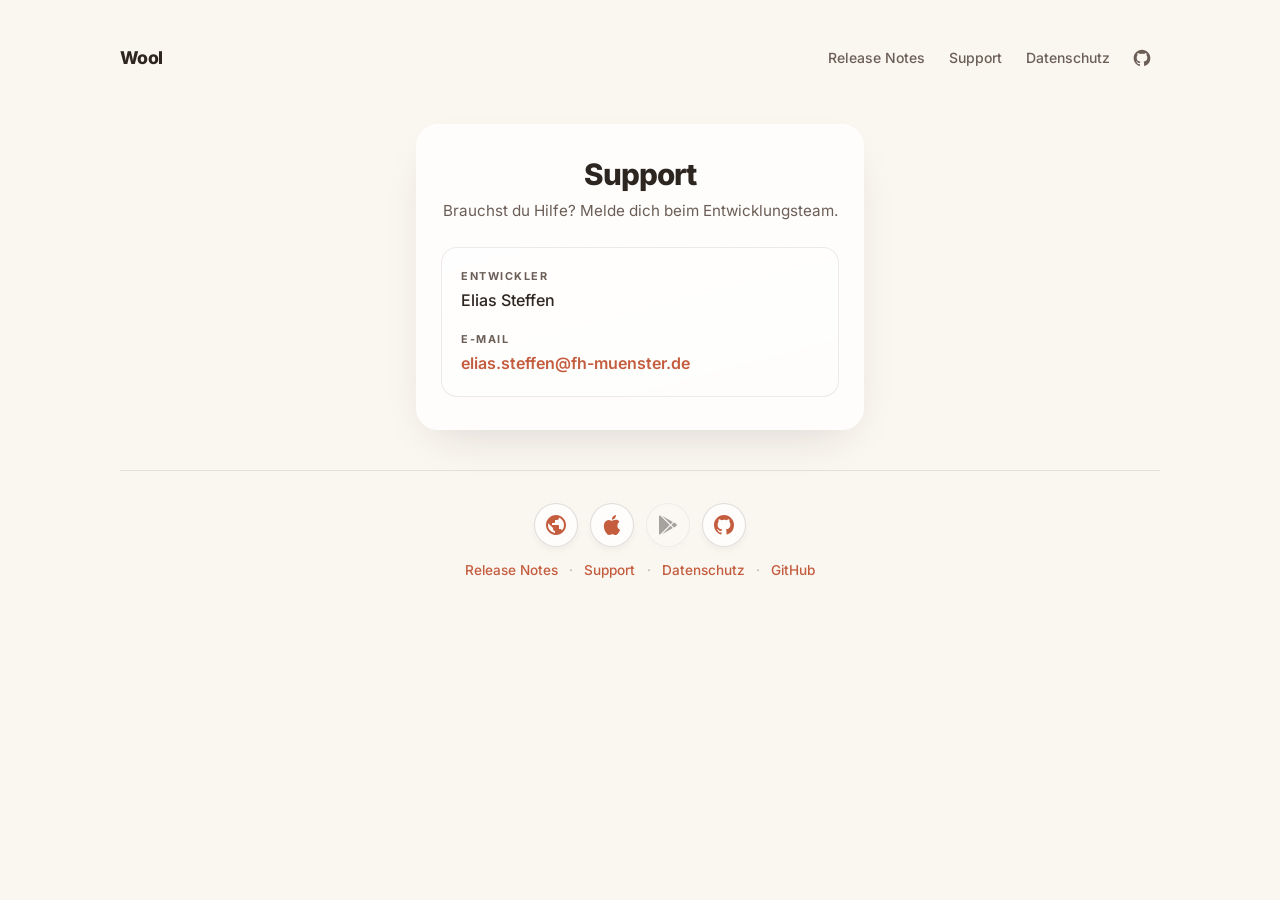
<file: support-info/index.html>
<!doctype html>
<html lang="de">
  <head>
    <meta charset="UTF-8" />
    <meta name="viewport" content="width=device-width, initial-scale=1.0" />
    <meta name="theme-color" content="#faf6f0" />
    <meta name="color-scheme" content="light dark" />
    <title>Support — Wool</title>
    <link rel="icon" type="image/png" href="../img/app-icon.png" />
    <link rel="stylesheet" href="../fonts.css" />
    <link rel="stylesheet" href="../marketing.css" />
  </head>
  <body>
    <svg
      xmlns="http://www.w3.org/2000/svg"
      width="0"
      height="0"
      class="svg-defs"
      aria-hidden="true"
      focusable="false"
    >
      <symbol id="sym-web" viewBox="0 0 24 24">
        <path
          fill="currentColor"
          d="M12 2C6.48 2 2 6.48 2 12s4.48 10 10 10 10-4.48 10-10S17.52 2 12 2zm-1 17.93c-3.95-.49-7-3.85-7-7.93 0-.62.08-1.21.21-1.79L9 15v1c0 1.1.9 2 2 2v1.93zm6.9-2.54c-.26-.81-1-1.39-1.9-1.39h-1v-3c0-.55-.45-1-1-1H8v-2h2c.55 0 1-.45 1-1V7h2c1.1 0 2-.9 2-2v-.41c2.93 1.19 5 4.06 5 7.41 0 2.08-.8 3.97-2.1 5.39z"
        />
      </symbol>
      <symbol id="sym-apple" viewBox="0 0 24 24">
        <path
          fill="currentColor"
          d="M18.71 19.5c-.83 1.24-1.71 2.45-3.05 2.47-1.34.03-1.77-.79-3.29-.79-1.53 0-2 .77-3.27.82-1.31.05-2.3-1.32-3.14-2.53C4.25 17 2.94 12.45 4.7 9.39c.87-1.52 2.43-2.48 4.12-2.51 1.28-.02 2.5.87 3.29.87.78 0 2.26-1.07 3.81-.91.65.03 2.47.26 3.64 1.98-.09.06-2.17 1.28-2.15 3.81.03 3.02 2.65 4.03 2.68 4.04-.03.07-.42 1.44-1.38 2.83M13 3.5c.73-.83 1.94-1.46 2.94-1.5.13 1.17-.34 2.35-1.04 3.19-.69.85-1.83 1.51-2.95 1.42-.15-1.15.41-2.35 1.05-3.11z"
        />
      </symbol>
      <symbol id="sym-play" viewBox="0 0 24 24">
        <path
          fill="currentColor"
          d="M3 20.5V3.5C3 2.91 3.34 2.39 3.84 2.15L13.69 12 3.84 21.85C3.34 21.6 3 21.09 3 20.5zm13.81-5.38L6.05 21.34l8.49-8.49 2.27 2.27zm3.35-4.31c.34.27.59.69.59 1.19s-.22.9-.57 1.18l-2.29 1.32-2.5-2.5 2.5-2.5 2.27 1.31zM6.05 2.66l10.76 6.22-2.27 2.27-8.49-8.49z"
        />
      </symbol>
      <symbol id="sym-github" viewBox="0 0 24 24">
        <path
          fill="currentColor"
          d="M12 2C6.477 2 2 6.484 2 12.017c0 4.425 2.865 8.18 6.839 9.504.5.092.682-.217.682-.483 0-.237-.008-.868-.013-1.703-2.782.605-3.369-1.343-3.369-1.343-.454-1.158-1.11-1.466-1.11-1.466-.908-.62.069-.608.069-.608 1.003.07 1.531 1.032 1.531 1.032.892 1.53 2.341 1.088 2.91.832.092-.647.35-1.088.636-1.338-2.22-.253-4.555-1.113-4.555-4.951 0-1.093.39-1.988 1.029-2.688-.103-.253-.446-1.272.098-2.65 0 0 .84-.27 2.75 1.026A9.564 9.564 0 0112 6.844c.85.004 1.705.115 2.504.337 1.909-1.296 2.747-1.027 2.747-1.027.546 1.379.202 2.398.1 2.651.64.7 1.028 1.595 1.028 2.688 0 3.848-2.339 4.695-4.566 4.943.359.309.678.92.678 1.855 0 1.338-.012 2.419-.012 2.747 0 .268.18.58.688.482A10.019 10.019 0 0022 12.017C22 6.484 17.522 2 12 2z"
        />
      </symbol>
    </svg>
    <div class="wrap">
      <header class="site-header">
        <a href="../" class="brand">Wool</a>
        <nav class="nav-mini" aria-label="Kurznavigation">
          <a href="../release-notes/">Release Notes</a>
          <a href="../support-info/">Support</a>
          <a href="../privacy-policy/">Datenschutz</a>
          <a
            href="https://github.com/EliasSteffen/Wool"
            target="_blank"
            rel="noopener noreferrer"
            class="nav-icon-link"
            aria-label="GitHub"
          >
            <svg width="20" height="20" viewBox="0 0 24 24" aria-hidden="true">
              <use href="#sym-github" />
            </svg>
          </a>
        </nav>
      </header>

      <main>
        <div class="legal-card">
          <h1>Support</h1>
          <p class="legal-lead">
            Brauchst du Hilfe? Melde dich beim Entwicklungsteam.
          </p>
          <div class="legal-panel">
            <div class="legal-label">Entwickler</div>
            <div class="legal-value">Elias Steffen</div>
            <div class="legal-label">E-Mail</div>
            <div class="legal-value">
              <a href="mailto:elias.steffen@fh-muenster.de"
                >elias.steffen@fh-muenster.de</a
              >
            </div>
          </div>
        </div>
      </main>

      <footer class="site-footer">
        <nav class="footer-stores" aria-label="Demo, Stores und GitHub">
          <a class="footer-icon-link" href="../demo/" aria-label="Web-Demo">
            <svg width="24" height="24" viewBox="0 0 24 24" aria-hidden="true">
              <use href="#sym-web" />
            </svg>
          </a>
          <a
            class="footer-icon-link"
            href="https://apps.apple.com/de/app/wool/id6758386581"
            rel="noopener noreferrer"
            target="_blank"
            aria-label="App Store"
          >
            <svg width="24" height="24" viewBox="0 0 24 24" aria-hidden="true">
              <use href="#sym-apple" />
            </svg>
          </a>
          <button
            type="button"
            class="footer-icon-link footer-icon-link--disabled js-play-soon"
            aria-label="Google Play: demnächst"
          >
            <svg width="24" height="24" viewBox="0 0 24 24" aria-hidden="true">
              <use href="#sym-play" />
            </svg>
          </button>
          <a
            class="footer-icon-link"
            href="https://github.com/EliasSteffen/Wool"
            rel="noopener noreferrer"
            target="_blank"
            aria-label="GitHub"
          >
            <svg width="24" height="24" viewBox="0 0 24 24" aria-hidden="true">
              <use href="#sym-github" />
            </svg>
          </a>
        </nav>
        <p class="footer-meta">
          <a href="../release-notes/">Release Notes</a>
          <span class="sep">·</span>
          <a href="../support-info/">Support</a>
          <span class="sep">·</span>
          <a href="../privacy-policy/">Datenschutz</a>
          <span class="sep">·</span>
          <a
            href="https://github.com/EliasSteffen/Wool"
            target="_blank"
            rel="noopener noreferrer"
            >GitHub</a
          >
        </p>
      </footer>
    </div>

    <dialog id="play-soon-pop" class="popover-soon">
      <p class="popover-soon__title">Coming soon</p>
      <p class="popover-soon__text">
        Die Android-Version auf Google Play folgt.
      </p>
      <form method="dialog">
        <button type="submit" class="btn btn-primary popover-soon__close">
          OK
        </button>
      </form>
    </dialog>
    <script>
      (function () {
        var dlg = document.getElementById("play-soon-pop");
        if (!dlg || typeof dlg.showModal !== "function") return;
        document.querySelectorAll(".js-play-soon").forEach(function (btn) {
          btn.addEventListener("click", function () {
            dlg.showModal();
          });
        });
      })();
    </script>
  </body>
</html>
</file>
<file: fonts.css>
/* cyrillic-ext */
@font-face {
  font-family: 'Inter';
  font-style: normal;
  font-weight: 400;
  font-display: swap;
  src: url(fonts/UcC73FwrK3iLTeHuS_nVMrMxCp50SjIa2JL7SUc.woff2) format('woff2');
  unicode-range: U+0460-052F, U+1C80-1C8A, U+20B4, U+2DE0-2DFF, U+A640-A69F, U+FE2E-FE2F;
}
/* cyrillic */
@font-face {
  font-family: 'Inter';
  font-style: normal;
  font-weight: 400;
  font-display: swap;
  src: url(fonts/UcC73FwrK3iLTeHuS_nVMrMxCp50SjIa0ZL7SUc.woff2) format('woff2');
  unicode-range: U+0301, U+0400-045F, U+0490-0491, U+04B0-04B1, U+2116;
}
/* greek-ext */
@font-face {
  font-family: 'Inter';
  font-style: normal;
  font-weight: 400;
  font-display: swap;
  src: url(fonts/UcC73FwrK3iLTeHuS_nVMrMxCp50SjIa2ZL7SUc.woff2) format('woff2');
  unicode-range: U+1F00-1FFF;
}
/* greek */
@font-face {
  font-family: 'Inter';
  font-style: normal;
  font-weight: 400;
  font-display: swap;
  src: url(fonts/UcC73FwrK3iLTeHuS_nVMrMxCp50SjIa1pL7SUc.woff2) format('woff2');
  unicode-range: U+0370-0377, U+037A-037F, U+0384-038A, U+038C, U+038E-03A1, U+03A3-03FF;
}
/* vietnamese */
@font-face {
  font-family: 'Inter';
  font-style: normal;
  font-weight: 400;
  font-display: swap;
  src: url(fonts/UcC73FwrK3iLTeHuS_nVMrMxCp50SjIa2pL7SUc.woff2) format('woff2');
  unicode-range: U+0102-0103, U+0110-0111, U+0128-0129, U+0168-0169, U+01A0-01A1, U+01AF-01B0, U+0300-0301, U+0303-0304, U+0308-0309, U+0323, U+0329, U+1EA0-1EF9, U+20AB;
}
/* latin-ext */
@font-face {
  font-family: 'Inter';
  font-style: normal;
  font-weight: 400;
  font-display: swap;
  src: url(fonts/UcC73FwrK3iLTeHuS_nVMrMxCp50SjIa25L7SUc.woff2) format('woff2');
  unicode-range: U+0100-02BA, U+02BD-02C5, U+02C7-02CC, U+02CE-02D7, U+02DD-02FF, U+0304, U+0308, U+0329, U+1D00-1DBF, U+1E00-1E9F, U+1EF2-1EFF, U+2020, U+20A0-20AB, U+20AD-20C0, U+2113, U+2C60-2C7F, U+A720-A7FF;
}
/* latin */
@font-face {
  font-family: 'Inter';
  font-style: normal;
  font-weight: 400;
  font-display: swap;
  src: url(fonts/UcC73FwrK3iLTeHuS_nVMrMxCp50SjIa1ZL7.woff2) format('woff2');
  unicode-range: U+0000-00FF, U+0131, U+0152-0153, U+02BB-02BC, U+02C6, U+02DA, U+02DC, U+0304, U+0308, U+0329, U+2000-206F, U+20AC, U+2122, U+2191, U+2193, U+2212, U+2215, U+FEFF, U+FFFD;
}
/* cyrillic-ext */
@font-face {
  font-family: 'Inter';
  font-style: normal;
  font-weight: 500;
  font-display: swap;
  src: url(fonts/UcC73FwrK3iLTeHuS_nVMrMxCp50SjIa2JL7SUc.woff2) format('woff2');
  unicode-range: U+0460-052F, U+1C80-1C8A, U+20B4, U+2DE0-2DFF, U+A640-A69F, U+FE2E-FE2F;
}
/* cyrillic */
@font-face {
  font-family: 'Inter';
  font-style: normal;
  font-weight: 500;
  font-display: swap;
  src: url(fonts/UcC73FwrK3iLTeHuS_nVMrMxCp50SjIa0ZL7SUc.woff2) format('woff2');
  unicode-range: U+0301, U+0400-045F, U+0490-0491, U+04B0-04B1, U+2116;
}
/* greek-ext */
@font-face {
  font-family: 'Inter';
  font-style: normal;
  font-weight: 500;
  font-display: swap;
  src: url(fonts/UcC73FwrK3iLTeHuS_nVMrMxCp50SjIa2ZL7SUc.woff2) format('woff2');
  unicode-range: U+1F00-1FFF;
}
/* greek */
@font-face {
  font-family: 'Inter';
  font-style: normal;
  font-weight: 500;
  font-display: swap;
  src: url(fonts/UcC73FwrK3iLTeHuS_nVMrMxCp50SjIa1pL7SUc.woff2) format('woff2');
  unicode-range: U+0370-0377, U+037A-037F, U+0384-038A, U+038C, U+038E-03A1, U+03A3-03FF;
}
/* vietnamese */
@font-face {
  font-family: 'Inter';
  font-style: normal;
  font-weight: 500;
  font-display: swap;
  src: url(fonts/UcC73FwrK3iLTeHuS_nVMrMxCp50SjIa2pL7SUc.woff2) format('woff2');
  unicode-range: U+0102-0103, U+0110-0111, U+0128-0129, U+0168-0169, U+01A0-01A1, U+01AF-01B0, U+0300-0301, U+0303-0304, U+0308-0309, U+0323, U+0329, U+1EA0-1EF9, U+20AB;
}
/* latin-ext */
@font-face {
  font-family: 'Inter';
  font-style: normal;
  font-weight: 500;
  font-display: swap;
  src: url(fonts/UcC73FwrK3iLTeHuS_nVMrMxCp50SjIa25L7SUc.woff2) format('woff2');
  unicode-range: U+0100-02BA, U+02BD-02C5, U+02C7-02CC, U+02CE-02D7, U+02DD-02FF, U+0304, U+0308, U+0329, U+1D00-1DBF, U+1E00-1E9F, U+1EF2-1EFF, U+2020, U+20A0-20AB, U+20AD-20C0, U+2113, U+2C60-2C7F, U+A720-A7FF;
}
/* latin */
@font-face {
  font-family: 'Inter';
  font-style: normal;
  font-weight: 500;
  font-display: swap;
  src: url(fonts/UcC73FwrK3iLTeHuS_nVMrMxCp50SjIa1ZL7.woff2) format('woff2');
  unicode-range: U+0000-00FF, U+0131, U+0152-0153, U+02BB-02BC, U+02C6, U+02DA, U+02DC, U+0304, U+0308, U+0329, U+2000-206F, U+20AC, U+2122, U+2191, U+2193, U+2212, U+2215, U+FEFF, U+FFFD;
}
/* cyrillic-ext */
@font-face {
  font-family: 'Inter';
  font-style: normal;
  font-weight: 600;
  font-display: swap;
  src: url(fonts/UcC73FwrK3iLTeHuS_nVMrMxCp50SjIa2JL7SUc.woff2) format('woff2');
  unicode-range: U+0460-052F, U+1C80-1C8A, U+20B4, U+2DE0-2DFF, U+A640-A69F, U+FE2E-FE2F;
}
/* cyrillic */
@font-face {
  font-family: 'Inter';
  font-style: normal;
  font-weight: 600;
  font-display: swap;
  src: url(fonts/UcC73FwrK3iLTeHuS_nVMrMxCp50SjIa0ZL7SUc.woff2) format('woff2');
  unicode-range: U+0301, U+0400-045F, U+0490-0491, U+04B0-04B1, U+2116;
}
/* greek-ext */
@font-face {
  font-family: 'Inter';
  font-style: normal;
  font-weight: 600;
  font-display: swap;
  src: url(fonts/UcC73FwrK3iLTeHuS_nVMrMxCp50SjIa2ZL7SUc.woff2) format('woff2');
  unicode-range: U+1F00-1FFF;
}
/* greek */
@font-face {
  font-family: 'Inter';
  font-style: normal;
  font-weight: 600;
  font-display: swap;
  src: url(fonts/UcC73FwrK3iLTeHuS_nVMrMxCp50SjIa1pL7SUc.woff2) format('woff2');
  unicode-range: U+0370-0377, U+037A-037F, U+0384-038A, U+038C, U+038E-03A1, U+03A3-03FF;
}
/* vietnamese */
@font-face {
  font-family: 'Inter';
  font-style: normal;
  font-weight: 600;
  font-display: swap;
  src: url(fonts/UcC73FwrK3iLTeHuS_nVMrMxCp50SjIa2pL7SUc.woff2) format('woff2');
  unicode-range: U+0102-0103, U+0110-0111, U+0128-0129, U+0168-0169, U+01A0-01A1, U+01AF-01B0, U+0300-0301, U+0303-0304, U+0308-0309, U+0323, U+0329, U+1EA0-1EF9, U+20AB;
}
/* latin-ext */
@font-face {
  font-family: 'Inter';
  font-style: normal;
  font-weight: 600;
  font-display: swap;
  src: url(fonts/UcC73FwrK3iLTeHuS_nVMrMxCp50SjIa25L7SUc.woff2) format('woff2');
  unicode-range: U+0100-02BA, U+02BD-02C5, U+02C7-02CC, U+02CE-02D7, U+02DD-02FF, U+0304, U+0308, U+0329, U+1D00-1DBF, U+1E00-1E9F, U+1EF2-1EFF, U+2020, U+20A0-20AB, U+20AD-20C0, U+2113, U+2C60-2C7F, U+A720-A7FF;
}
/* latin */
@font-face {
  font-family: 'Inter';
  font-style: normal;
  font-weight: 600;
  font-display: swap;
  src: url(fonts/UcC73FwrK3iLTeHuS_nVMrMxCp50SjIa1ZL7.woff2) format('woff2');
  unicode-range: U+0000-00FF, U+0131, U+0152-0153, U+02BB-02BC, U+02C6, U+02DA, U+02DC, U+0304, U+0308, U+0329, U+2000-206F, U+20AC, U+2122, U+2191, U+2193, U+2212, U+2215, U+FEFF, U+FFFD;
}
/* cyrillic-ext */
@font-face {
  font-family: 'Inter';
  font-style: normal;
  font-weight: 700;
  font-display: swap;
  src: url(fonts/UcC73FwrK3iLTeHuS_nVMrMxCp50SjIa2JL7SUc.woff2) format('woff2');
  unicode-range: U+0460-052F, U+1C80-1C8A, U+20B4, U+2DE0-2DFF, U+A640-A69F, U+FE2E-FE2F;
}
/* cyrillic */
@font-face {
  font-family: 'Inter';
  font-style: normal;
  font-weight: 700;
  font-display: swap;
  src: url(fonts/UcC73FwrK3iLTeHuS_nVMrMxCp50SjIa0ZL7SUc.woff2) format('woff2');
  unicode-range: U+0301, U+0400-045F, U+0490-0491, U+04B0-04B1, U+2116;
}
/* greek-ext */
@font-face {
  font-family: 'Inter';
  font-style: normal;
  font-weight: 700;
  font-display: swap;
  src: url(fonts/UcC73FwrK3iLTeHuS_nVMrMxCp50SjIa2ZL7SUc.woff2) format('woff2');
  unicode-range: U+1F00-1FFF;
}
/* greek */
@font-face {
  font-family: 'Inter';
  font-style: normal;
  font-weight: 700;
  font-display: swap;
  src: url(fonts/UcC73FwrK3iLTeHuS_nVMrMxCp50SjIa1pL7SUc.woff2) format('woff2');
  unicode-range: U+0370-0377, U+037A-037F, U+0384-038A, U+038C, U+038E-03A1, U+03A3-03FF;
}
/* vietnamese */
@font-face {
  font-family: 'Inter';
  font-style: normal;
  font-weight: 700;
  font-display: swap;
  src: url(fonts/UcC73FwrK3iLTeHuS_nVMrMxCp50SjIa2pL7SUc.woff2) format('woff2');
  unicode-range: U+0102-0103, U+0110-0111, U+0128-0129, U+0168-0169, U+01A0-01A1, U+01AF-01B0, U+0300-0301, U+0303-0304, U+0308-0309, U+0323, U+0329, U+1EA0-1EF9, U+20AB;
}
/* latin-ext */
@font-face {
  font-family: 'Inter';
  font-style: normal;
  font-weight: 700;
  font-display: swap;
  src: url(fonts/UcC73FwrK3iLTeHuS_nVMrMxCp50SjIa25L7SUc.woff2) format('woff2');
  unicode-range: U+0100-02BA, U+02BD-02C5, U+02C7-02CC, U+02CE-02D7, U+02DD-02FF, U+0304, U+0308, U+0329, U+1D00-1DBF, U+1E00-1E9F, U+1EF2-1EFF, U+2020, U+20A0-20AB, U+20AD-20C0, U+2113, U+2C60-2C7F, U+A720-A7FF;
}
/* latin */
@font-face {
  font-family: 'Inter';
  font-style: normal;
  font-weight: 700;
  font-display: swap;
  src: url(fonts/UcC73FwrK3iLTeHuS_nVMrMxCp50SjIa1ZL7.woff2) format('woff2');
  unicode-range: U+0000-00FF, U+0131, U+0152-0153, U+02BB-02BC, U+02C6, U+02DA, U+02DC, U+0304, U+0308, U+0329, U+2000-206F, U+20AC, U+2122, U+2191, U+2193, U+2212, U+2215, U+FEFF, U+FFFD;
}
/* cyrillic-ext */
@font-face {
  font-family: 'Inter';
  font-style: normal;
  font-weight: 800;
  font-display: swap;
  src: url(fonts/UcC73FwrK3iLTeHuS_nVMrMxCp50SjIa2JL7SUc.woff2) format('woff2');
  unicode-range: U+0460-052F, U+1C80-1C8A, U+20B4, U+2DE0-2DFF, U+A640-A69F, U+FE2E-FE2F;
}
/* cyrillic */
@font-face {
  font-family: 'Inter';
  font-style: normal;
  font-weight: 800;
  font-display: swap;
  src: url(fonts/UcC73FwrK3iLTeHuS_nVMrMxCp50SjIa0ZL7SUc.woff2) format('woff2');
  unicode-range: U+0301, U+0400-045F, U+0490-0491, U+04B0-04B1, U+2116;
}
/* greek-ext */
@font-face {
  font-family: 'Inter';
  font-style: normal;
  font-weight: 800;
  font-display: swap;
  src: url(fonts/UcC73FwrK3iLTeHuS_nVMrMxCp50SjIa2ZL7SUc.woff2) format('woff2');
  unicode-range: U+1F00-1FFF;
}
/* greek */
@font-face {
  font-family: 'Inter';
  font-style: normal;
  font-weight: 800;
  font-display: swap;
  src: url(fonts/UcC73FwrK3iLTeHuS_nVMrMxCp50SjIa1pL7SUc.woff2) format('woff2');
  unicode-range: U+0370-0377, U+037A-037F, U+0384-038A, U+038C, U+038E-03A1, U+03A3-03FF;
}
/* vietnamese */
@font-face {
  font-family: 'Inter';
  font-style: normal;
  font-weight: 800;
  font-display: swap;
  src: url(fonts/UcC73FwrK3iLTeHuS_nVMrMxCp50SjIa2pL7SUc.woff2) format('woff2');
  unicode-range: U+0102-0103, U+0110-0111, U+0128-0129, U+0168-0169, U+01A0-01A1, U+01AF-01B0, U+0300-0301, U+0303-0304, U+0308-0309, U+0323, U+0329, U+1EA0-1EF9, U+20AB;
}
/* latin-ext */
@font-face {
  font-family: 'Inter';
  font-style: normal;
  font-weight: 800;
  font-display: swap;
  src: url(fonts/UcC73FwrK3iLTeHuS_nVMrMxCp50SjIa25L7SUc.woff2) format('woff2');
  unicode-range: U+0100-02BA, U+02BD-02C5, U+02C7-02CC, U+02CE-02D7, U+02DD-02FF, U+0304, U+0308, U+0329, U+1D00-1DBF, U+1E00-1E9F, U+1EF2-1EFF, U+2020, U+20A0-20AB, U+20AD-20C0, U+2113, U+2C60-2C7F, U+A720-A7FF;
}
/* latin */
@font-face {
  font-family: 'Inter';
  font-style: normal;
  font-weight: 800;
  font-display: swap;
  src: url(fonts/UcC73FwrK3iLTeHuS_nVMrMxCp50SjIa1ZL7.woff2) format('woff2');
  unicode-range: U+0000-00FF, U+0131, U+0152-0153, U+02BB-02BC, U+02C6, U+02DA, U+02DC, U+0304, U+0308, U+0329, U+2000-206F, U+20AC, U+2122, U+2191, U+2193, U+2212, U+2215, U+FEFF, U+FFFD;
}
</file>
<file: marketing.css>
/* ─── Tokens ───────────────────────────────────────────────────── */
:root {
  --cream: #faf6f0;
  --blush: #f3e8dc;
  --rose: #e8c4b8;
  --deep: #2d2520;
  --muted: #6b5e56;
  --accent: #c45c3e;
  --accent-soft: rgba(196, 92, 62, 0.14);
  --card-bg: rgba(255, 255, 255, 0.75);
  --card-border: rgba(255, 255, 255, 0.5);
  --shadow: 0 18px 48px -20px rgba(45, 37, 32, 0.18);
  --radius-lg: 22px;
  --radius-md: 14px;
  --font:
    "Inter", -apple-system, BlinkMacSystemFont, "Segoe UI", Roboto, sans-serif;
  --content-max: 68rem;

  /* character-derived accents, sampled from the real cropped art */
  --wool-purple: #9d8ecf;
  --wool-blue: #5342e5;
  --eagle-blue: #5f7de0;
  --eagle-green: #8bc76a;
  --fish-blue: #6f79d6;
}

@media (prefers-color-scheme: dark) {
  :root {
    --cream: #1a1614;
    --blush: #252019;
    --rose: #3d322c;
    --deep: #f2ebe4;
    --muted: #a8988e;
    --accent: #e07a5f;
    --accent-soft: rgba(224, 122, 95, 0.16);
    --card-bg: rgba(40, 34, 30, 0.78);
    --card-border: rgba(255, 255, 255, 0.07);
    --shadow: 0 20px 50px -18px rgba(0, 0, 0, 0.5);

    --wool-purple: #b3a5e0;
    --wool-blue: #7d70ff;
    --eagle-blue: #7d97f0;
    --eagle-green: #a3dd85;
    --fish-blue: #8c94e8;
  }
}

/* ─── Reset ────────────────────────────────────────────────────── */
*,
*::before,
*::after {
  box-sizing: border-box;
}

html {
  height: 100%;
  scroll-behavior: smooth;
}

@media (prefers-reduced-motion: reduce) {
  html {
    scroll-behavior: auto;
  }
  * {
    animation-duration: 0.01ms !important;
    transition-duration: 0.01ms !important;
  }
}

body {
  margin: 0;
  font-family: var(--font);
  color: var(--deep);
  background: var(--cream);
  min-height: 100dvh;
  line-height: 1.55;
  -webkit-font-smoothing: antialiased;
}

.svg-defs {
  position: absolute;
  width: 0;
  height: 0;
  overflow: hidden;
}

/* ─── Hero ──────────────────────────────────────────────────────── */
.hero-wrap {
  position: relative;
  background: linear-gradient(
    160deg,
    var(--cream) 0%,
    var(--blush) 55%,
    var(--rose) 130%
  );
  overflow: hidden;
  min-height: min(88vh, 680px);
  display: flex;
  flex-direction: column;
}

.hero-glow {
  position: absolute;
  inset: 0;
  pointer-events: none;
  z-index: 0;
}

.hero-glow::before {
  content: "";
  position: absolute;
  top: -10%;
  right: -8%;
  width: min(60vw, 620px);
  height: min(60vw, 620px);
  border-radius: 50%;
  background: radial-gradient(circle, var(--wool-purple) 0%, transparent 68%);
  opacity: 0.35;
  filter: blur(10px);
}

.hero-glow::after {
  content: "";
  position: absolute;
  bottom: -15%;
  left: -10%;
  width: min(50vw, 480px);
  height: min(50vw, 480px);
  border-radius: 50%;
  background: radial-gradient(circle, var(--accent) 0%, transparent 70%);
  opacity: 0.18;
  filter: blur(10px);
}

.hero-basket {
  position: absolute;
  left: -1.5rem;
  bottom: -0.5rem;
  width: clamp(180px, 24vw, 320px);
  height: auto;
  z-index: 1;
  pointer-events: none;
  filter: drop-shadow(0 12px 20px rgba(45, 37, 32, 0.18));
}

.hero-patch {
  position: absolute;
  top: 6%;
  right: 4%;
  width: clamp(70px, 9vw, 130px);
  height: auto;
  z-index: 0;
  pointer-events: none;
  opacity: 0.5;
  transform: rotate(14deg);
}

.hero-inner {
  position: relative;
  z-index: 2;
  width: 100%;
  max-width: var(--content-max);
  margin: 0 auto;
  padding: max(1.25rem, env(safe-area-inset-top)) 1.5rem 3.5rem;
  flex: 1;
  display: flex;
  flex-direction: column;
}

/* ── Header (inside hero) ── */
.site-header {
  display: flex;
  align-items: center;
  justify-content: space-between;
  gap: 1rem;
  margin-bottom: 3rem;
}

.brand {
  font-weight: 800;
  font-size: 1.1rem;
  letter-spacing: -0.03em;
  color: var(--deep);
  text-decoration: none;
}

.brand:hover {
  color: var(--accent);
}

.nav-mini {
  display: flex;
  align-items: center;
  gap: 0.2rem;
  flex-wrap: wrap;
}

.nav-mini a {
  font-size: 0.875rem;
  font-weight: 500;
  color: var(--muted);
  text-decoration: none;
  padding: 0.4rem 0.65rem;
  border-radius: 8px;
  transition:
    color 0.15s,
    background 0.15s;
}

.nav-mini a:hover,
.nav-mini a:focus-visible {
  color: var(--accent);
  background: var(--accent-soft);
  outline: none;
}

.nav-icon-link {
  display: inline-flex !important;
  align-items: center;
  justify-content: center;
  width: 2.25rem;
  height: 2.25rem;
  border-radius: 50%;
  padding: 0 !important;
}

/* ── Hero content grid ── */
.hero-content {
  display: grid;
  grid-template-columns: 1fr;
  gap: 2rem;
  align-items: flex-end;
  flex: 1;
}

@media (min-width: 680px) {
  .hero-content {
    grid-template-columns: 1fr auto;
    gap: 3rem;
    align-items: center;
  }
}

.hero-text {
  color: var(--deep);
}

.hero-logo-wrap {
  margin: 0 0 1.25rem;
  line-height: 0;
  position: relative;
  display: inline-block;
}

.hero-logo {
  display: block;
  width: clamp(230px, 32vw, 420px);
  height: auto;
  filter: drop-shadow(0 10px 24px rgba(45, 37, 32, 0.18));
}

.tagline {
  margin: 0 0 0.4rem;
  font-size: clamp(1.1rem, 2.6vw, 1.4rem);
  font-weight: 700;
  color: var(--deep);
  letter-spacing: -0.01em;
}

.sub-en {
  margin: 0 0 2rem;
  font-size: 0.92rem;
  color: var(--muted);
}

.hero-ctas {
  display: flex;
  flex-wrap: wrap;
  gap: 0.75rem;
  margin-bottom: 1.5rem;
}

.store-row {
  display: flex;
  flex-wrap: wrap;
  gap: 0.5rem;
}

.store-chip {
  display: inline-flex;
  align-items: center;
  gap: 0.45rem;
  padding: 0.45rem 0.9rem;
  border-radius: 50px;
  font: inherit;
  font-size: 0.8rem;
  font-weight: 600;
  text-decoration: none;
  cursor: pointer;
  border: 1px solid rgba(45, 37, 32, 0.16);
  background: rgba(255, 255, 255, 0.72);
  backdrop-filter: blur(6px);
  color: var(--deep);
  box-shadow: 0 2px 10px -4px rgba(45, 37, 32, 0.25);
  transition:
    background 0.15s,
    color 0.15s;
}

.store-chip:hover {
  background: rgba(255, 255, 255, 0.9);
}
.store-chip--play {
  color: var(--muted);
}

@media (prefers-color-scheme: dark) {
  .store-chip {
    border-color: rgba(255, 255, 255, 0.16);
    background: rgba(20, 16, 14, 0.6);
  }
  .store-chip:hover {
    background: rgba(20, 16, 14, 0.8);
  }
}

/* ── Hero character art ── */
.hero-art {
  display: none;
  align-self: flex-end;
  flex-shrink: 0;
  position: relative;
  z-index: 1;
}

@media (min-width: 680px) {
  .hero-art {
    display: block;
  }
}

.hero-character {
  width: clamp(200px, 20vw, 320px);
  height: auto;
  display: block;
  filter: drop-shadow(0 20px 32px rgba(45, 37, 32, 0.25));
  animation: hero-bob 4.5s ease-in-out infinite;
}

@keyframes hero-bob {
  0%,
  100% {
    transform: translateY(0) rotate(-1.5deg);
  }
  50% {
    transform: translateY(-14px) rotate(1.5deg);
  }
}

/* ─── Page wrap (below hero) ────────────────────────────────────── */
.wrap {
  width: 100%;
  max-width: var(--content-max);
  margin: 0 auto;
  padding: 2.5rem 1.5rem max(3rem, env(safe-area-inset-bottom));
}

/* ─── Buttons ───────────────────────────────────────────────────── */
.btn {
  display: inline-flex;
  align-items: center;
  justify-content: center;
  gap: 0.45rem;
  min-height: 2.75rem;
  padding: 0.6rem 1.25rem;
  font: inherit;
  font-size: 0.95rem;
  font-weight: 600;
  border-radius: var(--radius-md);
  text-decoration: none;
  border: none;
  cursor: pointer;
  transition:
    transform 0.15s,
    box-shadow 0.15s,
    filter 0.15s,
    background 0.15s;
}

.btn:focus-visible {
  outline: 2px solid var(--accent);
  outline-offset: 3px;
}

.btn-lg {
  padding: 0.75rem 1.5rem;
  font-size: 1rem;
  border-radius: 50px;
}

.btn-primary {
  background: var(--accent);
  color: #fff;
  box-shadow: 0 8px 24px -8px rgba(196, 92, 62, 0.55);
}

.btn-primary:hover {
  filter: brightness(1.08);
  transform: translateY(-1px);
}

.btn-ghost {
  background: rgba(45, 37, 32, 0.06);
  color: var(--deep);
  border: 1px solid rgba(45, 37, 32, 0.18);
}

.btn-ghost:hover {
  background: rgba(45, 37, 32, 0.12);
  transform: translateY(-1px);
}

@media (prefers-color-scheme: dark) {
  .btn-ghost {
    background: rgba(255, 255, 255, 0.08);
    border-color: rgba(255, 255, 255, 0.16);
  }
  .btn-ghost:hover {
    background: rgba(255, 255, 255, 0.14);
  }
}

/* ─── Shared section styles ─────────────────────────────────────── */
.section {
  background: var(--card-bg);
  backdrop-filter: blur(14px);
  border-radius: var(--radius-lg);
  padding: 2rem 1.75rem;
  margin-bottom: 1.5rem;
  box-shadow: var(--shadow);
  border: 1px solid var(--card-border);
}

.section-head {
  text-align: center;
  margin-bottom: 1.75rem;
  max-width: 38rem;
  margin-left: auto;
  margin-right: auto;
}

.kicker {
  display: inline-block;
  font-size: 0.68rem;
  font-weight: 700;
  letter-spacing: 0.2em;
  text-transform: uppercase;
  color: var(--accent);
  margin-bottom: 0.45rem;
}

.section-head h2 {
  margin: 0 0 0.6rem;
  font-size: clamp(1.5rem, 4vw, 2rem);
  font-weight: 800;
  letter-spacing: -0.035em;
  line-height: 1.1;
  background: linear-gradient(120deg, var(--deep) 0%, var(--muted) 120%);
  -webkit-background-clip: text;
  background-clip: text;
  color: transparent;
}

@media (prefers-color-scheme: dark) {
  .section-head h2 {
    background: linear-gradient(120deg, #fff 0%, var(--muted) 120%);
    -webkit-background-clip: text;
    background-clip: text;
  }
}

.section-lead {
  margin: 0;
  font-size: 0.95rem;
  color: var(--muted);
  line-height: 1.55;
}

/* ─── Feature grid ──────────────────────────────────────────────── */
.features-section {
  padding: 2rem 1.5rem 1.75rem;
  overflow: hidden;
}

.feature-grid {
  list-style: none;
  margin: 0;
  padding: 0;
  display: grid;
  gap: 0.85rem;
  grid-template-columns: 1fr;
}

@media (min-width: 480px) {
  .feature-grid {
    grid-template-columns: 1fr 1fr;
  }
}
@media (min-width: 900px) {
  .feature-grid {
    grid-template-columns: repeat(4, 1fr);
  }
}

.feature-card {
  --card-accent: var(--accent);
  --card-accent-soft: var(--accent-soft);
  position: relative;
  display: flex;
  flex-direction: column;
  gap: 0.75rem;
  padding: 1.25rem;
  border-radius: 18px;
  border: 1px solid rgba(107, 94, 86, 0.12);
  background: linear-gradient(
    155deg,
    rgba(255, 255, 255, 0.55) 0%,
    rgba(255, 255, 255, 0.12) 100%
  );
  box-shadow: 0 4px 24px -12px rgba(45, 37, 32, 0.12);
  overflow: hidden;
  transition:
    transform 0.2s,
    box-shadow 0.2s,
    border-color 0.2s;
}

@media (prefers-color-scheme: dark) {
  .feature-card {
    border-color: rgba(255, 255, 255, 0.08);
    background: linear-gradient(
      155deg,
      rgba(50, 44, 40, 0.9) 0%,
      rgba(30, 26, 24, 0.5) 100%
    );
  }
}

.feature-card--swing {
  --card-accent: #c45c3e;
  --card-accent-soft: rgba(196, 92, 62, 0.18);
}
.feature-card--foe {
  --card-accent: #5c6d9e;
  --card-accent-soft: rgba(92, 109, 158, 0.2);
}
.feature-card--audio {
  --card-accent: #2a9d8f;
  --card-accent-soft: rgba(42, 157, 143, 0.18);
}
.feature-card--touch {
  --card-accent: #9b6bb5;
  --card-accent-soft: rgba(155, 107, 181, 0.2);
}

@media (prefers-color-scheme: dark) {
  .feature-card--swing {
    --card-accent: #e07a5f;
    --card-accent-soft: rgba(224, 122, 95, 0.2);
  }
  .feature-card--foe {
    --card-accent: #8fa3d9;
    --card-accent-soft: rgba(143, 163, 217, 0.18);
  }
  .feature-card--audio {
    --card-accent: #4ecdc4;
    --card-accent-soft: rgba(78, 205, 196, 0.15);
  }
  .feature-card--touch {
    --card-accent: #c9a0dc;
    --card-accent-soft: rgba(201, 160, 220, 0.18);
  }
}

.feature-card__glow {
  position: absolute;
  pointer-events: none;
  width: 140px;
  height: 140px;
  top: -55px;
  right: -50px;
  background: radial-gradient(circle, var(--card-accent) 0%, transparent 68%);
  opacity: 0.18;
  filter: blur(2px);
}

.feature-card:hover {
  transform: translateY(-3px);
  box-shadow: 0 14px 36px -14px rgba(45, 37, 32, 0.18);
  border-color: color-mix(in srgb, var(--card-accent) 35%, transparent);
}

@media (prefers-color-scheme: dark) {
  .feature-card:hover {
    box-shadow: 0 18px 40px -12px rgba(0, 0, 0, 0.45);
  }
}

.feature-card__icon {
  flex-shrink: 0;
  width: 3rem;
  height: 3rem;
  border-radius: 14px;
  display: flex;
  align-items: center;
  justify-content: center;
  background: var(--card-accent-soft);
  color: var(--card-accent);
}

.feature-card__body h3 {
  margin: 0 0 0.35rem;
  font-size: 0.95rem;
  font-weight: 700;
  letter-spacing: -0.02em;
  color: var(--deep);
}

.feature-card__body p {
  margin: 0;
  font-size: 0.85rem;
  line-height: 1.5;
  color: var(--muted);
}

/* ─── Characters section ────────────────────────────────────────── */
.characters-section {
  padding: 2rem 1.5rem;
  position: relative;
  overflow: hidden;
}

.characters-patch {
  position: absolute;
  bottom: -2rem;
  right: -1.5rem;
  width: clamp(90px, 12vw, 160px);
  height: auto;
  opacity: 0.35;
  transform: rotate(-10deg);
  pointer-events: none;
  z-index: 0;
}

.char-grid {
  display: grid;
  gap: 1rem;
  grid-template-columns: 1fr;
  position: relative;
  z-index: 1;
}

@media (min-width: 480px) {
  .char-grid {
    grid-template-columns: repeat(3, 1fr);
  }
}

.char-card {
  --char-accent: var(--accent);
  --char-glow: var(--accent-soft);
  display: flex;
  flex-direction: column;
  align-items: center;
  text-align: center;
  padding: 1.75rem 1rem 1.5rem;
  border-radius: 18px;
  border: 1px solid rgba(107, 94, 86, 0.12);
  background: linear-gradient(
    155deg,
    rgba(255, 255, 255, 0.5) 0%,
    rgba(255, 255, 255, 0.1) 100%
  );
  transition:
    transform 0.2s,
    box-shadow 0.2s;
}

@media (prefers-color-scheme: dark) {
  .char-card {
    border-color: rgba(255, 255, 255, 0.08);
    background: linear-gradient(
      155deg,
      rgba(50, 44, 40, 0.9) 0%,
      rgba(30, 26, 24, 0.5) 100%
    );
  }
}

.char-card:hover {
  transform: translateY(-4px);
  box-shadow: 0 16px 40px -16px rgba(45, 37, 32, 0.22);
}

@media (prefers-color-scheme: dark) {
  .char-card:hover {
    box-shadow: 0 16px 40px -16px rgba(0, 0, 0, 0.5);
  }
}

.char-card--hero {
  --char-accent: var(--wool-blue);
  --char-glow: color-mix(in srgb, var(--wool-purple) 45%, transparent);
}
.char-card--eagle {
  --char-accent: var(--eagle-blue);
  --char-glow: color-mix(in srgb, var(--eagle-green) 45%, transparent);
}
.char-card--fish {
  --char-accent: var(--fish-blue);
  --char-glow: color-mix(in srgb, var(--fish-blue) 40%, transparent);
}

.char-card__sprite-wrap {
  width: 128px;
  height: 128px;
  display: flex;
  align-items: center;
  justify-content: center;
  border-radius: 50%;
  background: radial-gradient(circle, var(--char-glow) 0%, transparent 75%);
  margin-bottom: 1rem;
  transition: transform 0.25s cubic-bezier(0.34, 1.56, 0.64, 1);
}

.char-card:hover .char-card__sprite-wrap {
  transform: scale(1.06);
}

.char-sprite {
  max-width: 128px;
  max-height: 128px;
  object-fit: contain;
  filter: drop-shadow(0 6px 14px rgba(0, 0, 0, 0.2));
}

.char-card--fish .char-sprite {
  max-width: 96px;
  max-height: 96px;
}

.char-card h3 {
  margin: 0 0 0.35rem;
  font-size: 1rem;
  font-weight: 700;
  letter-spacing: -0.02em;
  color: var(--deep);
}

.char-card p {
  margin: 0;
  font-size: 0.85rem;
  line-height: 1.5;
  color: var(--muted);
}

/* ─── GitHub / Open Source section ─────────────────────────────── */
.github-section {
  text-align: center;
  margin-bottom: 0;
}

.github-inner {
  display: flex;
  flex-direction: column;
  align-items: center;
  gap: 0.75rem;
  max-width: 32rem;
  margin: 0 auto;
}

.github-icon-wrap {
  width: 5rem;
  height: 5rem;
  display: flex;
  align-items: center;
  justify-content: center;
  border-radius: 50%;
  background: var(--accent-soft);
  color: var(--accent);
  margin-bottom: 0.25rem;
}

.github-section h2 {
  margin: 0;
  font-size: clamp(1.4rem, 3.5vw, 1.9rem);
  font-weight: 800;
  letter-spacing: -0.03em;
  color: var(--deep);
}

.github-section p {
  margin: 0;
  font-size: 0.95rem;
  color: var(--muted);
  line-height: 1.6;
}

.github-section .btn {
  margin-top: 0.5rem;
}

/* ─── Footer ─────────────────────────────────────────────────────── */
.site-footer {
  display: flex;
  flex-direction: column;
  align-items: center;
  gap: 0.85rem;
  margin-top: 2.5rem;
  padding-top: 2rem;
  border-top: 1px solid rgba(107, 94, 86, 0.15);
  text-align: center;
  font-size: 0.85rem;
  color: var(--muted);
}

.footer-stores {
  display: flex;
  flex-wrap: wrap;
  align-items: center;
  justify-content: center;
  gap: 0.75rem;
}

.footer-icon-link {
  display: inline-flex;
  align-items: center;
  justify-content: center;
  width: 2.75rem;
  height: 2.75rem;
  border-radius: 50%;
  background: var(--card-bg);
  border: 1px solid rgba(107, 94, 86, 0.2);
  color: var(--deep);
  text-decoration: none;
  font: inherit;
  cursor: pointer;
  box-shadow: 0 4px 14px -8px rgba(45, 37, 32, 0.2);
  transition:
    border-color 0.15s,
    color 0.15s,
    transform 0.15s;
}

.footer-icon-link:hover {
  border-color: var(--accent);
  color: var(--accent);
  transform: translateY(-2px);
}
.footer-icon-link:focus-visible {
  outline: 2px solid var(--accent);
  outline-offset: 3px;
}
.footer-icon-link--disabled {
  opacity: 0.4;
  filter: grayscale(1);
}
.footer-icon-link--disabled:hover {
  opacity: 0.55;
  color: var(--muted);
  transform: none;
  border-color: rgba(107, 94, 86, 0.2);
}

.footer-meta {
  margin: 0;
}
.footer-meta a,
.site-footer a {
  color: var(--accent);
  font-weight: 500;
  text-decoration: none;
}
.footer-meta a:hover,
.site-footer a:hover {
  text-decoration: underline;
}
.sep {
  margin: 0 0.45rem;
  opacity: 0.45;
}
.footer-copy {
  margin: 0;
  font-size: 0.8rem;
  opacity: 0.55;
}

/* ─── Dialog ─────────────────────────────────────────────────────── */
.popover-soon {
  max-width: min(90vw, 300px);
  padding: 1.35rem 1.25rem 1.25rem;
  border: none;
  border-radius: var(--radius-md);
  box-shadow: var(--shadow);
  background: var(--card-bg);
  color: var(--deep);
  margin: auto;
}

.popover-soon::backdrop {
  background: rgba(0, 0, 0, 0.45);
}
.popover-soon__title {
  margin: 0 0 0.5rem;
  font-size: 1.15rem;
  font-weight: 700;
  letter-spacing: -0.02em;
}
.popover-soon__text {
  margin: 0 0 1.15rem;
  font-size: 0.9rem;
  color: var(--muted);
  line-height: 1.45;
}
.popover-soon form {
  margin: 0;
}
.popover-soon__close {
  width: 100%;
}

/* ─── Support & Privacy subpages ────────────────────────────────── */
main .legal-card {
  max-width: 28rem;
  margin-left: auto;
  margin-right: auto;
}

.legal-card {
  background: var(--card-bg);
  backdrop-filter: blur(14px);
  border-radius: 22px;
  padding: 2rem 1.5rem;
  border: 1px solid rgba(255, 255, 255, 0.45);
  box-shadow: var(--shadow);
}

@media (prefers-color-scheme: dark) {
  .legal-card {
    border-color: rgba(255, 255, 255, 0.06);
  }
}

.legal-card h1 {
  margin: 0 0 0.5rem;
  font-size: clamp(1.5rem, 4vw, 1.85rem);
  font-weight: 800;
  letter-spacing: -0.03em;
  line-height: 1.15;
  color: var(--deep);
  text-align: center;
}

.legal-lead {
  margin: 0 0 1.5rem;
  text-align: center;
  font-size: 0.95rem;
  line-height: 1.55;
  color: var(--muted);
}

.legal-panel {
  text-align: left;
  padding: 1.25rem 1.2rem;
  border-radius: 16px;
  border: 1px solid rgba(107, 94, 86, 0.12);
  background: linear-gradient(
    165deg,
    rgba(255, 255, 255, 0.55) 0%,
    rgba(255, 255, 255, 0.12) 100%
  );
}

@media (prefers-color-scheme: dark) {
  .legal-panel {
    border-color: rgba(255, 255, 255, 0.08);
    background: linear-gradient(
      165deg,
      rgba(50, 44, 40, 0.88) 0%,
      rgba(28, 24, 22, 0.55) 100%
    );
  }
}

.legal-label {
  font-size: 0.68rem;
  font-weight: 700;
  letter-spacing: 0.14em;
  text-transform: uppercase;
  color: var(--muted);
  margin-bottom: 0.3rem;
}
.legal-value {
  font-size: 1rem;
  font-weight: 500;
  color: var(--deep);
  margin-bottom: 1.15rem;
  line-height: 1.45;
}
.legal-value:last-child {
  margin-bottom: 0;
}
.legal-value a {
  color: var(--accent);
  font-weight: 600;
  text-decoration: none;
}
.legal-value a:hover {
  text-decoration: underline;
}

.legal-card--policy h1 {
  text-align: left;
  margin-bottom: 0.85rem;
  padding-bottom: 0.85rem;
  border-bottom: 1px solid rgba(107, 94, 86, 0.12);
}
.legal-card--policy .legal-lead {
  text-align: left;
}
.legal-card--policy .legal-panel {
  margin-top: 0.25rem;
}

.legal-card--policy h2 {
  margin: 1.9rem 0 0.6rem;
  font-size: 1.02rem;
  font-weight: 700;
  letter-spacing: -0.015em;
  line-height: 1.3;
  color: var(--deep);
}

.legal-card--policy h2:first-of-type {
  margin-top: 1.4rem;
}

.legal-card--policy h3 {
  margin: 1.1rem 0 0.45rem;
  font-size: 0.9rem;
  font-weight: 700;
  color: var(--deep);
}

.legal-prose {
  margin: 0 0 0.9rem;
  font-size: 0.92rem;
  line-height: 1.62;
  color: var(--deep);
}

.legal-prose:last-child {
  margin-bottom: 0;
}

.legal-prose a,
.legal-list a {
  color: var(--accent);
  font-weight: 600;
  text-decoration: none;
}

.legal-prose a:hover,
.legal-list a:hover {
  text-decoration: underline;
}

.legal-list {
  margin: 0 0 0.9rem;
  padding-left: 1.15rem;
  color: var(--deep);
}

.legal-list li {
  font-size: 0.92rem;
  line-height: 1.6;
  margin-bottom: 0.4rem;
}

.legal-list li:last-child {
  margin-bottom: 0;
}

/* Marks a value the developer still has to fill in, so an incomplete notice is
   obvious on the page rather than only in the source. */
.legal-todo {
  font-weight: 700;
  padding: 0.1rem 0.4rem;
  border-radius: 6px;
  background: rgba(214, 138, 60, 0.18);
  color: var(--deep);
}

.legal-updated {
  margin: 1.8rem 0 0;
  padding-top: 0.9rem;
  border-top: 1px solid rgba(107, 94, 86, 0.12);
  font-size: 0.8rem;
  color: var(--muted);
}

@media (prefers-color-scheme: dark) {
  .legal-updated {
    border-top-color: rgba(255, 255, 255, 0.08);
  }
}

/* ─── Release notes ──────────────────────────────────────────────── */
.release-list {
  list-style: none;
  margin: 0;
  padding: 0;
  display: flex;
  flex-direction: column;
  gap: 1.5rem;
}

.release-entry {
  padding: 1.25rem 1.2rem;
  border-radius: 16px;
  border: 1px solid rgba(107, 94, 86, 0.12);
  background: linear-gradient(
    165deg,
    rgba(255, 255, 255, 0.55) 0%,
    rgba(255, 255, 255, 0.12) 100%
  );
}

@media (prefers-color-scheme: dark) {
  .release-entry {
    border-color: rgba(255, 255, 255, 0.08);
    background: linear-gradient(
      165deg,
      rgba(50, 44, 40, 0.88) 0%,
      rgba(28, 24, 22, 0.55) 100%
    );
  }
}

.release-entry__head {
  display: flex;
  align-items: center;
  gap: 0.6rem;
  margin-bottom: 0.5rem;
}

.release-badge {
  font-size: 0.72rem;
  font-weight: 700;
  letter-spacing: 0.04em;
  color: var(--accent);
  background: var(--accent-soft);
  padding: 0.22rem 0.6rem;
  border-radius: 999px;
}

.release-date {
  font-size: 0.78rem;
  font-weight: 600;
  color: var(--muted);
}

.release-entry__title {
  margin: 0 0 0.65rem;
  font-size: 1.05rem;
  font-weight: 700;
  color: var(--deep);
}

.release-changes {
  margin: 0;
  padding-left: 1.15rem;
  color: var(--deep);
}

.release-changes li {
  font-size: 0.92rem;
  line-height: 1.55;
  margin-bottom: 0.4rem;
}

.release-changes li:last-child {
  margin-bottom: 0;
}
</file>
